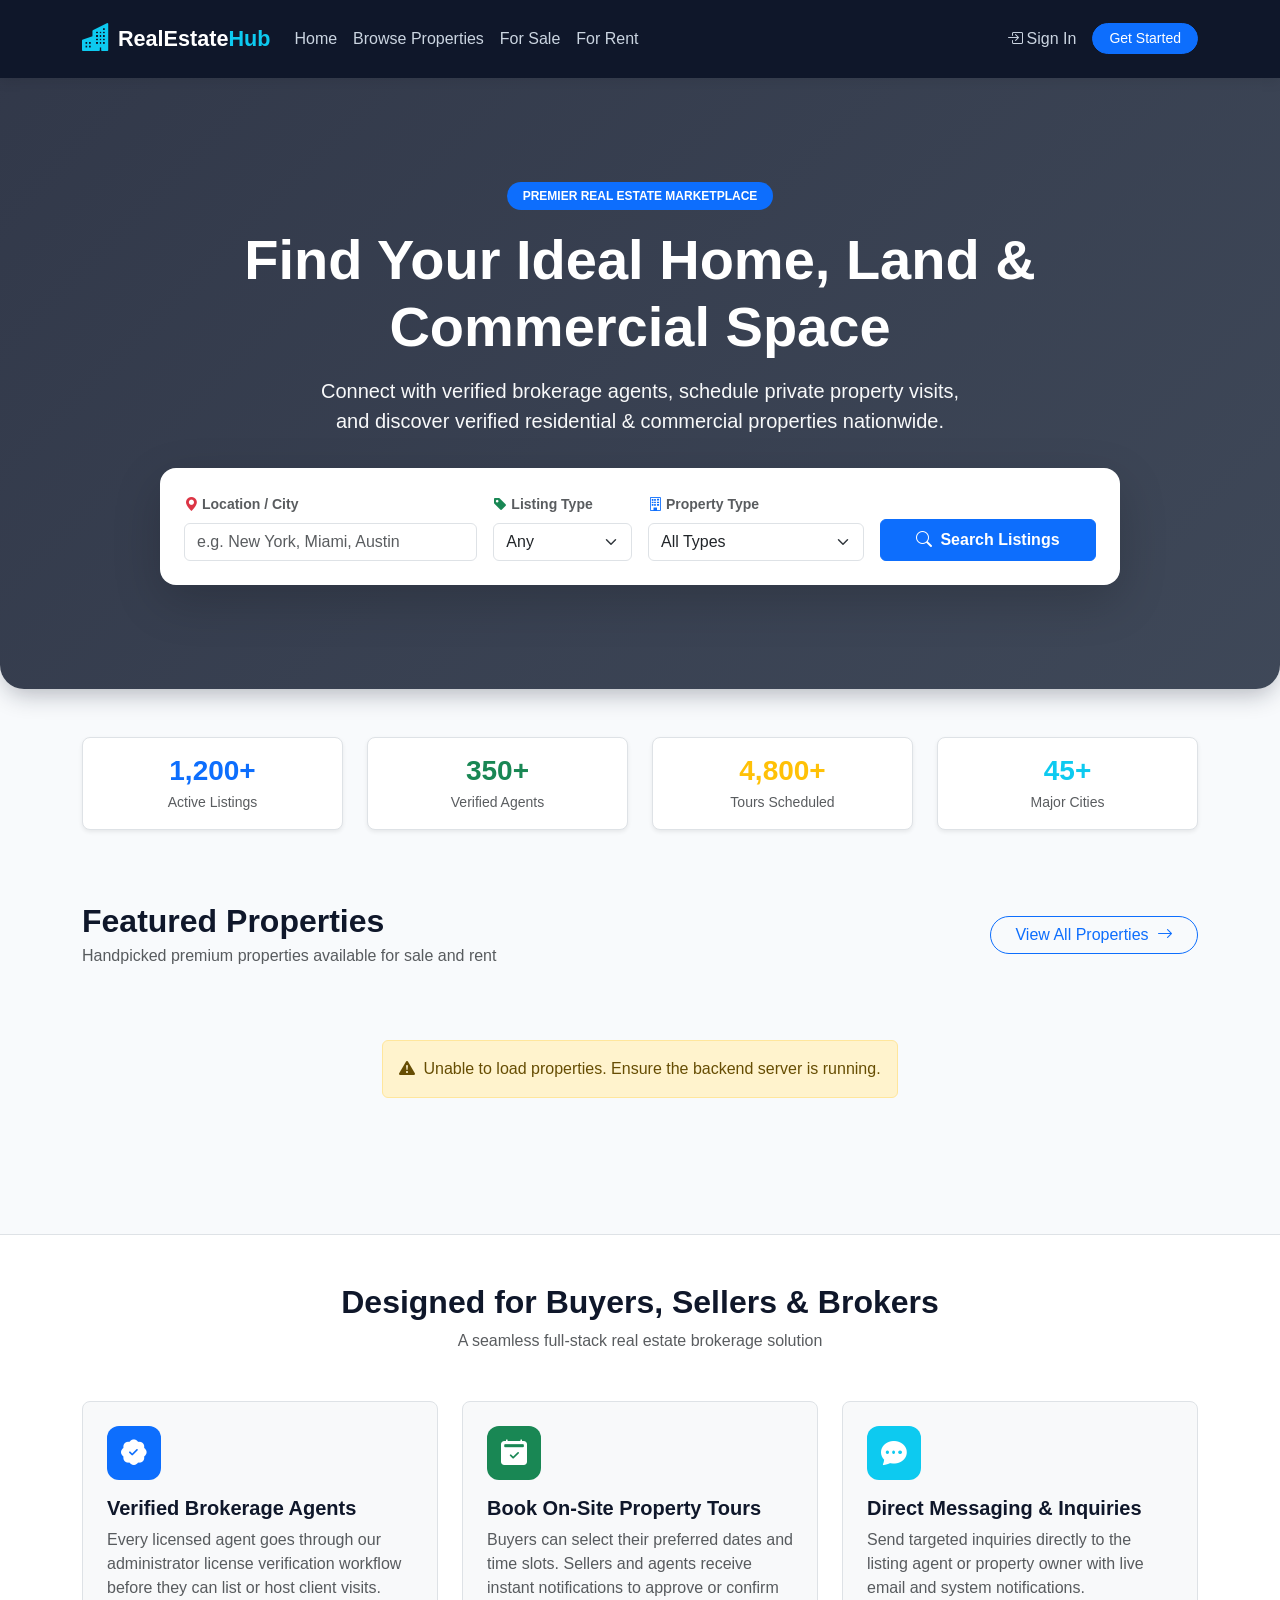
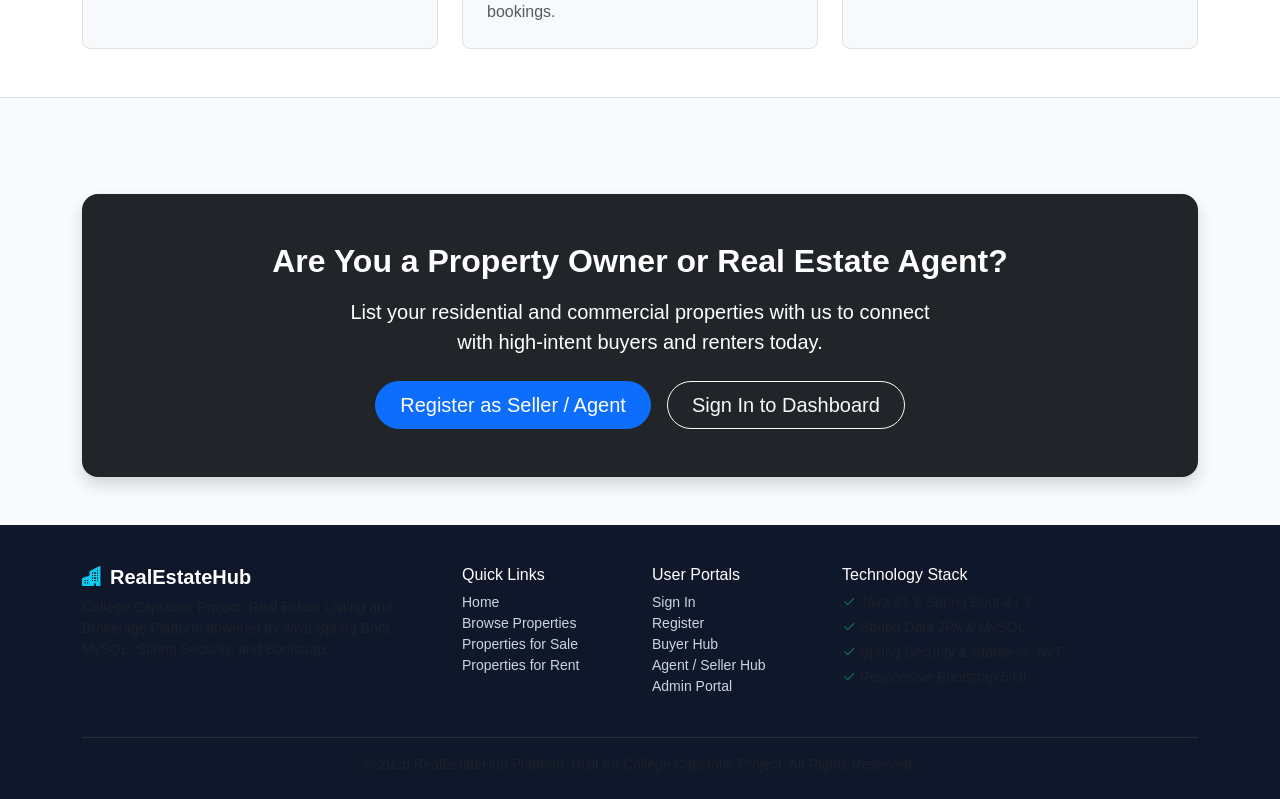
<file: frontend/index.html>
<!DOCTYPE html>
<html lang="en">
<head>
    <meta charset="UTF-8">
    <meta name="viewport" content="width=device-width, initial-scale=1.0">
    <title>RealEstateHub - Modern Real Estate Listing & Brokerage Platform</title>
    <!-- Bootstrap 5 CSS -->
    <link href="https://cdn.jsdelivr.net/npm/bootstrap@5.3.3/dist/css/bootstrap.min.css" rel="stylesheet">
    <!-- Bootstrap Icons -->
    <link href="https://cdn.jsdelivr.net/npm/bootstrap-icons@1.11.3/font/bootstrap-icons.min.css" rel="stylesheet">
    <!-- Custom CSS -->
    <link href="css/styles.css" rel="stylesheet">
</head>
<body>

    <!-- Dynamic Navbar -->
    <div id="navbarPlaceholder"></div>

    <!-- Hero Section -->
    <section class="hero-section text-center">
        <div class="container py-4">
            <span class="badge bg-primary px-3 py-2 rounded-pill text-uppercase mb-3 tracking-wide">Premier Real Estate Marketplace</span>
            <h1 class="display-4 fw-bold mb-3">Find Your Ideal Home, Land & Commercial Space</h1>
            <p class="lead text-light opacity-90 mx-auto" style="max-width: 650px;">
                Connect with verified brokerage agents, schedule private property visits, and discover verified residential & commercial properties nationwide.
            </p>

            <!-- Search Form Card -->
            <div class="hero-search-box text-start mx-auto shadow-lg" style="max-width: 960px;">
                <form id="heroSearchForm" class="row g-3 align-items-end">
                    <div class="col-md-4">
                        <label class="form-label fw-semibold small text-muted"><i class="bi bi-geo-alt-fill text-danger me-1"></i>Location / City</label>
                        <input type="text" class="form-control" id="searchCity" placeholder="e.g. New York, Miami, Austin">
                    </div>
                    <div class="col-md-2">
                        <label class="form-label fw-semibold small text-muted"><i class="bi bi-tag-fill text-success me-1"></i>Listing Type</label>
                        <select class="form-select" id="searchListingType">
                            <option value="">Any</option>
                            <option value="SALE">For Sale</option>
                            <option value="RENT">For Rent</option>
                        </select>
                    </div>
                    <div class="col-md-3">
                        <label class="form-label fw-semibold small text-muted"><i class="bi bi-building text-primary me-1"></i>Property Type</label>
                        <select class="form-select" id="searchPropertyType">
                            <option value="">All Types</option>
                            <option value="APARTMENT">Apartment / Condo</option>
                            <option value="HOUSE">Single Family House</option>
                            <option value="VILLA">Luxury Villa</option>
                            <option value="COMMERCIAL">Commercial Office</option>
                            <option value="PLOT">Land / Plot</option>
                        </select>
                    </div>
                    <div class="col-md-3">
                        <button type="submit" class="btn btn-primary w-100 py-2 fw-semibold">
                            <i class="bi bi-search me-2"></i>Search Listings
                        </button>
                    </div>
                </form>
            </div>
        </div>
    </section>

    <!-- Platform Stats Counter -->
    <div class="container my-5">
        <div class="row g-4 text-center">
            <div class="col-md-3 col-6">
                <div class="p-3 bg-white border rounded-3 shadow-sm">
                    <h3 class="fw-bold text-primary mb-1" id="statProperties">1,200+</h3>
                    <div class="text-muted small">Active Listings</div>
                </div>
            </div>
            <div class="col-md-3 col-6">
                <div class="p-3 bg-white border rounded-3 shadow-sm">
                    <h3 class="fw-bold text-success mb-1" id="statAgents">350+</h3>
                    <div class="text-muted small">Verified Agents</div>
                </div>
            </div>
            <div class="col-md-3 col-6">
                <div class="p-3 bg-white border rounded-3 shadow-sm">
                    <h3 class="fw-bold text-warning mb-1" id="statVisits">4,800+</h3>
                    <div class="text-muted small">Tours Scheduled</div>
                </div>
            </div>
            <div class="col-md-3 col-6">
                <div class="p-3 bg-white border rounded-3 shadow-sm">
                    <h3 class="fw-bold text-info mb-1" id="statCities">45+</h3>
                    <div class="text-muted small">Major Cities</div>
                </div>
            </div>
        </div>
    </div>

    <!-- Featured Properties Section -->
    <section class="py-4">
        <div class="container">
            <div class="d-flex justify-content-between align-items-center mb-4">
                <div>
                    <h2 class="fw-bold mb-1">Featured Properties</h2>
                    <p class="text-muted mb-0">Handpicked premium properties available for sale and rent</p>
                </div>
                <a href="properties.html" class="btn btn-outline-primary rounded-pill px-4">View All Properties <i class="bi bi-arrow-right ms-1"></i></a>
            </div>

            <div class="row g-4" id="featuredPropertiesContainer">
                <!-- Loaded via JS -->
                <div class="col-12 text-center py-5">
                    <div class="spinner-border text-primary" role="status"></div>
                    <div class="text-muted mt-2">Loading latest listings...</div>
                </div>
            </div>
        </div>
    </section>

    <!-- Why Choose Us / Features -->
    <section class="py-5 bg-white border-top border-bottom my-5">
        <div class="container">
            <div class="text-center mb-5">
                <h2 class="fw-bold">Designed for Buyers, Sellers & Brokers</h2>
                <p class="text-muted">A seamless full-stack real estate brokerage solution</p>
            </div>
            <div class="row g-4">
                <div class="col-md-4">
                    <div class="p-4 border rounded-3 h-100 bg-light">
                        <div class="stat-icon bg-primary text-white mb-3">
                            <i class="bi bi-patch-check-fill"></i>
                        </div>
                        <h5 class="fw-bold">Verified Brokerage Agents</h5>
                        <p class="text-muted mb-0">Every licensed agent goes through our administrator license verification workflow before they can list or host client visits.</p>
                    </div>
                </div>
                <div class="col-md-4">
                    <div class="p-4 border rounded-3 h-100 bg-light">
                        <div class="stat-icon bg-success text-white mb-3">
                            <i class="bi bi-calendar2-check-fill"></i>
                        </div>
                        <h5 class="fw-bold">Book On-Site Property Tours</h5>
                        <p class="text-muted mb-0">Buyers can select their preferred dates and time slots. Sellers and agents receive instant notifications to approve or confirm bookings.</p>
                    </div>
                </div>
                <div class="col-md-4">
                    <div class="p-4 border rounded-3 h-100 bg-light">
                        <div class="stat-icon bg-info text-white mb-3">
                            <i class="bi bi-chat-dots-fill"></i>
                        </div>
                        <h5 class="fw-bold">Direct Messaging & Inquiries</h5>
                        <p class="text-muted mb-0">Send targeted inquiries directly to the listing agent or property owner with live email and system notifications.</p>
                    </div>
                </div>
            </div>
        </div>
    </section>

    <!-- CTA Section -->
    <section class="container my-5 text-center">
        <div class="p-5 bg-dark text-white rounded-4 shadow">
            <h2 class="fw-bold mb-3">Are You a Property Owner or Real Estate Agent?</h2>
            <p class="lead opacity-80 mx-auto mb-4" style="max-width: 600px;">
                List your residential and commercial properties with us to connect with high-intent buyers and renters today.
            </p>
            <div class="d-flex justify-content-center gap-3">
                <a href="register.html" class="btn btn-primary btn-lg px-4 rounded-pill">Register as Seller / Agent</a>
                <a href="login.html" class="btn btn-outline-light btn-lg px-4 rounded-pill">Sign In to Dashboard</a>
            </div>
        </div>
    </section>

    <!-- Footer -->
    <footer>
        <div class="container">
            <div class="row g-4 mb-4">
                <div class="col-md-4">
                    <h5 class="text-white fw-bold"><i class="bi bi-buildings-fill text-info me-2"></i>RealEstateHub</h5>
                    <p class="small text-muted">College Capstone Project: Real Estate Listing and Brokerage Platform powered by Java Spring Boot, MySQL, Spring Security, and Bootstrap.</p>
                </div>
                <div class="col-md-2 col-6">
                    <h6 class="text-white">Quick Links</h6>
                    <ul class="list-unstyled small">
                        <li><a href="index.html">Home</a></li>
                        <li><a href="properties.html">Browse Properties</a></li>
                        <li><a href="properties.html?listingType=SALE">Properties for Sale</a></li>
                        <li><a href="properties.html?listingType=RENT">Properties for Rent</a></li>
                    </ul>
                </div>
                <div class="col-md-2 col-6">
                    <h6 class="text-white">User Portals</h6>
                    <ul class="list-unstyled small">
                        <li><a href="login.html">Sign In</a></li>
                        <li><a href="register.html">Register</a></li>
                        <li><a href="dashboard-buyer.html">Buyer Hub</a></li>
                        <li><a href="dashboard-seller.html">Agent / Seller Hub</a></li>
                        <li><a href="dashboard-admin.html">Admin Portal</a></li>
                    </ul>
                </div>
                <div class="col-md-4">
                    <h6 class="text-white">Technology Stack</h6>
                    <p class="small text-muted mb-1"><i class="bi bi-check2 text-success me-1"></i>Java 21 & Spring Boot 4 / 3</p>
                    <p class="small text-muted mb-1"><i class="bi bi-check2 text-success me-1"></i>Spring Data JPA & MySQL</p>
                    <p class="small text-muted mb-1"><i class="bi bi-check2 text-success me-1"></i>Spring Security & Stateless JWT</p>
                    <p class="small text-muted"><i class="bi bi-check2 text-success me-1"></i>Responsive Bootstrap 5 UI</p>
                </div>
            </div>
            <hr class="border-secondary my-3">
            <div class="text-center small text-muted">
                &copy; 2026 RealEstateHub Platform. Built for College Capstone Project. All Rights Reserved.
            </div>
        </div>
    </footer>

    <!-- Bootstrap 5 JS Bundle -->
    <script src="https://cdn.jsdelivr.net/npm/bootstrap@5.3.3/dist/js/bootstrap.bundle.min.js"></script>
    <!-- App Scripts -->
    <script src="js/api.js"></script>
    <script src="js/auth.js"></script>
    <script src="js/main.js"></script>
</body>
</html>
</file>
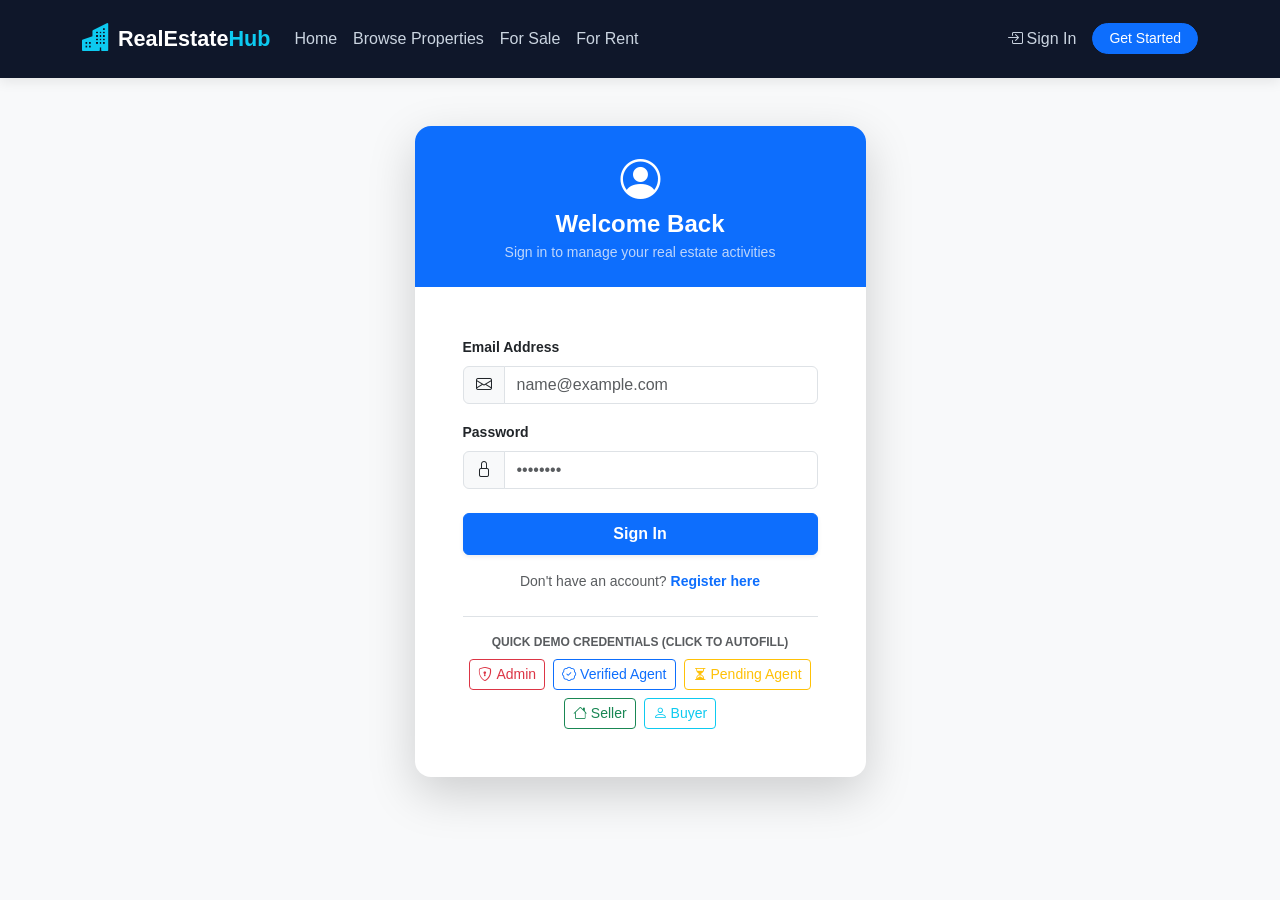
<file: frontend/dashboard-admin.html>
<!DOCTYPE html>
<html lang="en">
<head>
    <meta charset="UTF-8">
    <meta name="viewport" content="width=device-width, initial-scale=1.0">
    <title>Administrator Console - RealEstateHub</title>
    <!-- Bootstrap 5 CSS -->
    <link href="https://cdn.jsdelivr.net/npm/bootstrap@5.3.3/dist/css/bootstrap.min.css" rel="stylesheet">
    <!-- Bootstrap Icons -->
    <link href="https://cdn.jsdelivr.net/npm/bootstrap-icons@1.11.3/font/bootstrap-icons.min.css" rel="stylesheet">
    <!-- Custom CSS -->
    <link href="css/styles.css" rel="stylesheet">
</head>
<body class="bg-light">

    <!-- Dynamic Navbar -->
    <div id="navbarPlaceholder"></div>

    <!-- Header Banner -->
    <div class="bg-dark text-white py-4 mb-4">
        <div class="container">
            <div class="d-flex justify-content-between align-items-center flex-wrap gap-2">
                <div>
                    <h3 class="fw-bold mb-1"><i class="bi bi-shield-lock text-warning me-2"></i>Platform Administration</h3>
                    <p class="text-light opacity-75 mb-0">System metrics, broker license verification, user oversight, and listing control.</p>
                </div>
                <div class="d-flex gap-2">
                    <span class="badge bg-danger fs-6 px-3 py-2"><i class="bi bi-shield-fill-check me-1"></i>SUPER ADMIN</span>
                </div>
            </div>
        </div>
    </div>

    <!-- Main Container -->
    <div class="container mb-5">
        <!-- Overview Metrics Cards -->
        <div class="row g-3 mb-4">
            <div class="col-lg-3 col-sm-6">
                <div class="stat-card">
                    <div class="stat-icon bg-primary bg-opacity-10 text-primary">
                        <i class="bi bi-people-fill"></i>
                    </div>
                    <div>
                        <h4 class="fw-bold mb-0" id="adminStatUsers">0</h4>
                        <div class="text-muted small">Total Registered Users</div>
                    </div>
                </div>
            </div>
            <div class="col-lg-3 col-sm-6">
                <div class="stat-card">
                    <div class="stat-icon bg-warning bg-opacity-10 text-warning">
                        <i class="bi bi-patch-question-fill"></i>
                    </div>
                    <div>
                        <h4 class="fw-bold mb-0" id="adminStatPendingAgents">0</h4>
                        <div class="text-muted small">Pending Agent Licenses</div>
                    </div>
                </div>
            </div>
            <div class="col-lg-3 col-sm-6">
                <div class="stat-card">
                    <div class="stat-icon bg-success bg-opacity-10 text-success">
                        <i class="bi bi-buildings"></i>
                    </div>
                    <div>
                        <h4 class="fw-bold mb-0" id="adminStatProperties">0</h4>
                        <div class="text-muted small">Published Properties</div>
                    </div>
                </div>
            </div>
            <div class="col-lg-3 col-sm-6">
                <div class="stat-card">
                    <div class="stat-icon bg-info bg-opacity-10 text-info">
                        <i class="bi bi-calendar2-range-fill"></i>
                    </div>
                    <div>
                        <h4 class="fw-bold mb-0" id="adminStatVisits">0</h4>
                        <div class="text-muted small">Tours Scheduled</div>
                    </div>
                </div>
            </div>
        </div>

        <!-- Navigation Tabs -->
        <ul class="nav nav-pills mb-4 bg-white p-2 rounded-3 border shadow-sm" id="adminTabs" role="tablist">
            <li class="nav-item" role="presentation">
                <button class="nav-link active fw-semibold" id="tab-verify-btn" data-bs-toggle="pill" data-bs-target="#tabAgentVerification" type="button" role="tab">
                    <i class="bi bi-patch-check me-1"></i>Agent Verification Center
                    <span class="badge bg-danger ms-1" id="agentBadgeCount">0</span>
                </button>
            </li>
            <li class="nav-item" role="presentation">
                <button class="nav-link fw-semibold" id="tab-users-btn" data-bs-toggle="pill" data-bs-target="#tabUsers" type="button" role="tab">
                    <i class="bi bi-person-lines-fill me-1"></i>User Management
                </button>
            </li>
            <li class="nav-item" role="presentation">
                <button class="nav-link fw-semibold" id="tab-props-btn" data-bs-toggle="pill" data-bs-target="#tabAllProps" type="button" role="tab">
                    <i class="bi bi-building-gear me-1"></i>Listings Oversight
                </button>
            </li>
        </ul>

        <!-- Tab Content -->
        <div class="tab-content" id="adminTabContent">
            <!-- 1. Agent Verification Center -->
            <div class="tab-pane fade show active" id="tabAgentVerification" role="tabpanel">
                <div class="card border shadow-sm">
                    <div class="card-header bg-white py-3 d-flex justify-content-between align-items-center">
                        <span class="fw-bold"><i class="bi bi-shield-check me-2 text-warning"></i>Broker & Agent License Verification Applications</span>
                        <button class="btn btn-outline-secondary btn-sm" onclick="loadPendingAgents()"><i class="bi bi-arrow-clockwise me-1"></i>Refresh</button>
                    </div>
                    <div class="table-responsive">
                        <table class="table table-hover align-middle mb-0">
                            <thead class="table-light small">
                                <tr>
                                    <th>Agent Name</th>
                                    <th>Email & Phone</th>
                                    <th>Agency / Brokerage</th>
                                    <th>License Number</th>
                                    <th>Status</th>
                                    <th>Actions</th>
                                </tr>
                            </thead>
                            <tbody id="agentVerificationTableBody">
                                <tr>
                                    <td colspan="6" class="text-center py-4 text-muted">Checking agent applications...</td>
                                </tr>
                            </tbody>
                        </table>
                    </div>
                </div>
            </div>

            <!-- 2. User Management -->
            <div class="tab-pane fade" id="tabUsers" role="tabpanel">
                <div class="card border shadow-sm">
                    <div class="card-header bg-white py-3 fw-bold">
                        <i class="bi bi-people me-2 text-primary"></i>All Platform Accounts
                    </div>
                    <div class="table-responsive">
                        <table class="table table-hover align-middle mb-0">
                            <thead class="table-light small">
                                <tr>
                                    <th>ID</th>
                                    <th>Name</th>
                                    <th>Email</th>
                                    <th>Phone</th>
                                    <th>Role</th>
                                    <th>Registered Date</th>
                                    <th>Action</th>
                                </tr>
                            </thead>
                            <tbody id="usersTableBody">
                                <tr>
                                    <td colspan="7" class="text-center py-4 text-muted">Loading users...</td>
                                </tr>
                            </tbody>
                        </table>
                    </div>
                </div>
            </div>

            <!-- 3. Listings Oversight -->
            <div class="tab-pane fade" id="tabAllProps" role="tabpanel">
                <div class="card border shadow-sm">
                    <div class="card-header bg-white py-3 fw-bold">
                        <i class="bi bi-buildings me-2 text-primary"></i>All Property Listings
                    </div>
                    <div class="table-responsive">
                        <table class="table table-hover align-middle mb-0">
                            <thead class="table-light small">
                                <tr>
                                    <th>Property</th>
                                    <th>Location</th>
                                    <th>Type</th>
                                    <th>Price</th>
                                    <th>Status</th>
                                    <th>Owner / Agent</th>
                                    <th>Action</th>
                                </tr>
                            </thead>
                            <tbody id="adminPropertiesTableBody">
                                <tr>
                                    <td colspan="7" class="text-center py-4 text-muted">Loading listings...</td>
                                </tr>
                            </tbody>
                        </table>
                    </div>
                </div>
            </div>
        </div>
    </div>

    <!-- Footer -->
    <footer>
        <div class="container text-center small text-muted">
            &copy; 2026 RealEstateHub. Super Administrator Portal.
        </div>
    </footer>

    <!-- Bootstrap 5 JS Bundle -->
    <script src="https://cdn.jsdelivr.net/npm/bootstrap@5.3.3/dist/js/bootstrap.bundle.min.js"></script>
    <!-- App Scripts -->
    <script src="js/api.js"></script>
    <script src="js/auth.js"></script>
    <script>
        const adminUser = requireAuth(['ROLE_ADMIN']);

        document.addEventListener('DOMContentLoaded', () => {
            if (adminUser) {
                loadAdminStats();
                loadPendingAgents();
                loadAllUsers();
                loadAdminProperties();
            }
        });

        async function loadAdminStats() {
            try {
                const stats = await apiFetch('/api/admin/stats');
                document.getElementById('adminStatUsers').textContent = stats.totalUsers || 0;
                document.getElementById('adminStatPendingAgents').textContent = stats.pendingAgentVerifications || 0;
                document.getElementById('agentBadgeCount').textContent = stats.pendingAgentVerifications || 0;
                document.getElementById('adminStatProperties').textContent = stats.totalProperties || 0;
                document.getElementById('adminStatVisits').textContent = stats.totalVisits || 0;
            } catch (err) {
                console.error(err);
            }
        }

        // 1. Agent Verification
        async function loadPendingAgents() {
            const tbody = document.getElementById('agentVerificationTableBody');
            try {
                const pending = await apiFetch('/api/admin/agents/pending');
                const badge = document.getElementById('agentBadgeCount');
                if (badge) badge.textContent = pending.length;

                if (!pending || pending.length === 0) {
                    tbody.innerHTML = `<tr><td colspan="6" class="text-center py-4 text-muted"><i class="bi bi-check-circle text-success me-1"></i>All submitted broker licenses have been reviewed!</td></tr>`;
                    return;
                }

                tbody.innerHTML = pending.map(a => `
                    <tr>
                        <td class="fw-bold">${a.name}</td>
                        <td>
                            <div>${a.email}</div>
                            <div class="small text-muted">${a.phone || 'N/A'}</div>
                        </td>
                        <td>${a.agencyName || 'Independent Broker'}</td>
                        <td><span class="badge bg-light text-dark border font-monospace">${a.licenseNumber || 'PENDING'}</span></td>
                        <td><span class="badge-pending"><i class="bi bi-clock-history"></i> Verification Pending</span></td>
                        <td>
                            <div class="d-flex gap-2">
                                <button class="btn btn-success btn-sm py-1" onclick="verifyAgentLicense(${a.id}, true)">
                                    <i class="bi bi-check-lg me-1"></i>Approve
                                </button>
                                <button class="btn btn-outline-danger btn-sm py-1" onclick="verifyAgentLicense(${a.id}, false)">
                                    <i class="bi bi-x-lg me-1"></i>Reject
                                </button>
                            </div>
                        </td>
                    </tr>
                `).join('');
            } catch (err) {
                tbody.innerHTML = `<tr><td colspan="6" class="text-danger text-center">${err.message}</td></tr>`;
            }
        }

        async function verifyAgentLicense(agentId, isApproved) {
            const promptMsg = isApproved
                ? 'Approve this agent license? The agent will immediately receive listing permissions.'
                : 'Reject this agent application?';
            if (!confirm(promptMsg)) return;

            try {
                await apiFetch(`/api/admin/agents/${agentId}/verify`, {
                    method: 'POST',
                    body: JSON.stringify({ verified: isApproved })
                });

                showToast(isApproved ? 'Agent license approved!' : 'Agent license rejected', isApproved ? 'success' : 'info');
                loadPendingAgents();
                loadAdminStats();
            } catch (err) {
                showToast(err.message, 'danger');
            }
        }

        // 2. Users
        async function loadAllUsers() {
            const tbody = document.getElementById('usersTableBody');
            try {
                const users = await apiFetch('/api/admin/users');

                tbody.innerHTML = users.map(u => {
                    const roleColor = u.role === 'ROLE_ADMIN' ? 'bg-danger' :
                                      u.role === 'ROLE_AGENT' ? 'bg-info' :
                                      u.role === 'ROLE_SELLER' ? 'bg-success' : 'bg-primary';

                    return `
                        <tr>
                            <td class="text-muted small">${u.id}</td>
                            <td class="fw-bold">${u.name}</td>
                            <td>${u.email}</td>
                            <td class="small text-muted">${u.phone || '--'}</td>
                            <td><span class="badge ${roleColor}">${u.role.replace('ROLE_', '')}</span></td>
                            <td class="small text-muted">${formatDate(u.createdAt)}</td>
                            <td>
                                ${u.role !== 'ROLE_ADMIN' ? `
                                    <button class="btn btn-outline-danger btn-sm py-0" onclick="deleteUserAccount(${u.id})">
                                        <i class="bi bi-trash"></i>
                                    </button>
                                ` : '<span class="small text-muted">Admin</span>'}
                            </td>
                        </tr>
                    `;
                }).join('');
            } catch (err) {
                tbody.innerHTML = `<tr><td colspan="7" class="text-danger text-center">${err.message}</td></tr>`;
            }
        }

        async function deleteUserAccount(userId) {
            if (!confirm('Are you sure you want to permanently delete this user account?')) return;
            try {
                await apiFetch(`/api/admin/users/${userId}`, { method: 'DELETE' });
                showToast('User account deleted', 'info');
                loadAllUsers();
                loadAdminStats();
            } catch (err) {
                showToast(err.message, 'danger');
            }
        }

        // 3. Properties
        async function loadAdminProperties() {
            const tbody = document.getElementById('adminPropertiesTableBody');
            try {
                const properties = await apiFetch('/api/admin/properties');

                tbody.innerHTML = properties.map(p => `
                    <tr>
                        <td>
                            <a href="property-details.html?id=${p.id}" class="fw-bold text-dark text-decoration-none">${p.title}</a>
                        </td>
                        <td>${p.city}${p.state ? ', ' + p.state : ''}</td>
                        <td><span class="badge bg-light text-dark border">${p.propertyType} (${p.listingType})</span></td>
                        <td class="fw-bold">${formatCurrency(p.price, p.listingType)}</td>
                        <td><span class="badge badge-status-${p.status.toLowerCase()}">${p.status}</span></td>
                        <td class="small">${p.owner ? p.owner.name : 'Unknown'}</td>
                        <td>
                            <div class="d-flex gap-2">
                                <a href="property-details.html?id=${p.id}" class="btn btn-outline-primary btn-sm py-0"><i class="bi bi-eye"></i></a>
                                <button class="btn btn-outline-danger btn-sm py-0" onclick="deleteListingAdmin(${p.id})"><i class="bi bi-trash"></i></button>
                            </div>
                        </td>
                    </tr>
                `).join('');
            } catch (err) {
                tbody.innerHTML = `<tr><td colspan="7" class="text-danger text-center">${err.message}</td></tr>`;
            }
        }

        async function deleteListingAdmin(id) {
            if (!confirm('Delete this listing as administrator?')) return;
            try {
                await apiFetch(`/api/properties/${id}`, { method: 'DELETE' });
                showToast('Listing removed', 'info');
                loadAdminProperties();
                loadAdminStats();
            } catch (err) {
                showToast(err.message, 'danger');
            }
        }
    </script>
</body>
</html>
</file>
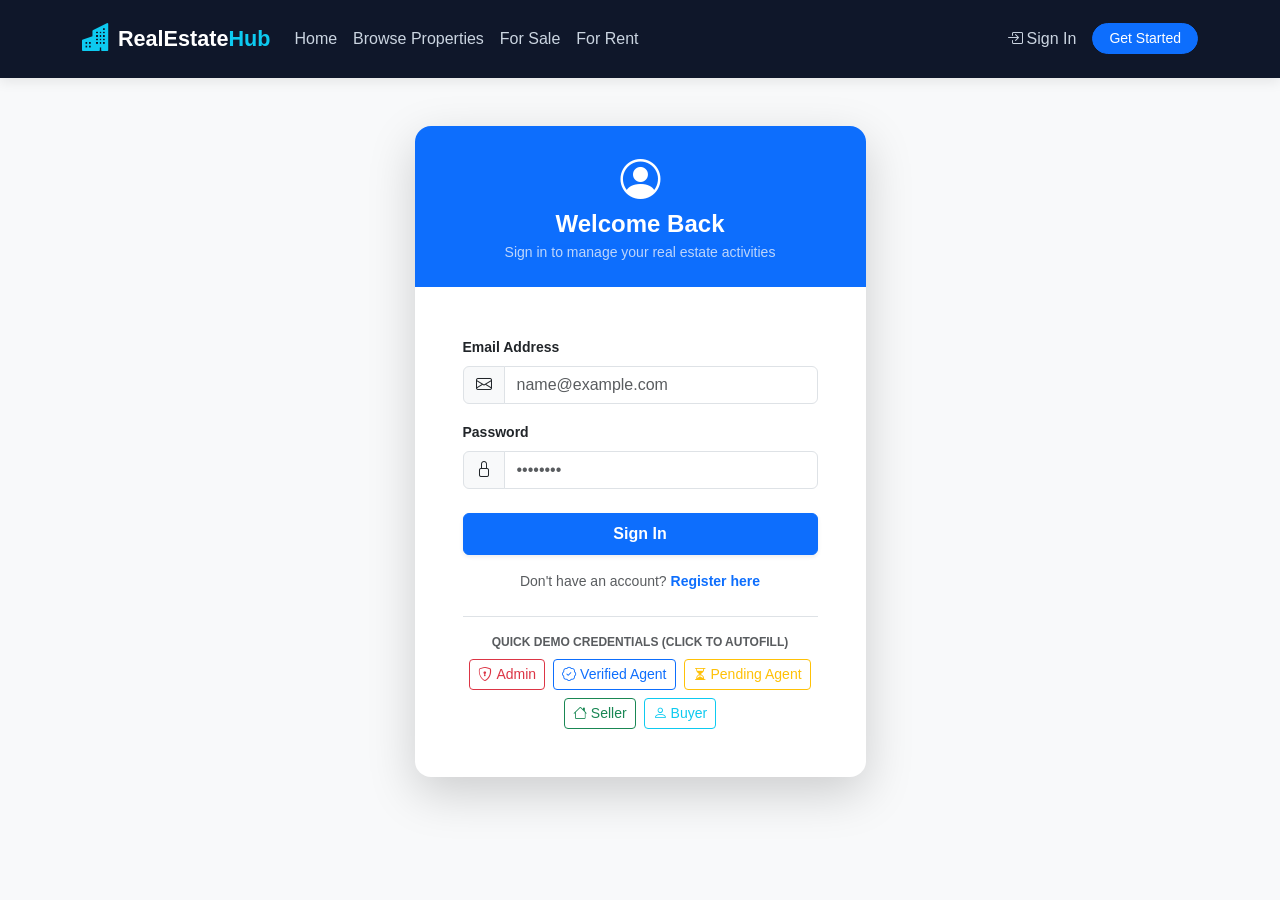
<file: frontend/dashboard-buyer.html>
<!DOCTYPE html>
<html lang="en">
<head>
    <meta charset="UTF-8">
    <meta name="viewport" content="width=device-width, initial-scale=1.0">
    <title>Buyer Dashboard - RealEstateHub</title>
    <!-- Bootstrap 5 CSS -->
    <link href="https://cdn.jsdelivr.net/npm/bootstrap@5.3.3/dist/css/bootstrap.min.css" rel="stylesheet">
    <!-- Bootstrap Icons -->
    <link href="https://cdn.jsdelivr.net/npm/bootstrap-icons@1.11.3/font/bootstrap-icons.min.css" rel="stylesheet">
    <!-- Custom CSS -->
    <link href="css/styles.css" rel="stylesheet">
</head>
<body class="bg-light">

    <!-- Dynamic Navbar -->
    <div id="navbarPlaceholder"></div>

    <!-- Header Banner -->
    <div class="bg-dark text-white py-4 mb-4">
        <div class="container">
            <div class="d-flex justify-content-between align-items-center flex-wrap gap-2">
                <div>
                    <h3 class="fw-bold mb-1">Buyer Portal</h3>
                    <p class="text-light opacity-75 mb-0">Manage your favorite properties, visit schedules, and inquiries.</p>
                </div>
                <div class="d-flex gap-2">
                    <a href="properties.html" class="btn btn-primary btn-sm"><i class="bi bi-search me-1"></i>Browse Properties</a>
                </div>
            </div>
        </div>
    </div>

    <!-- Main Container -->
    <div class="container mb-5">
        <!-- Quick Stats Cards -->
        <div class="row g-3 mb-4">
            <div class="col-md-3 col-6">
                <div class="stat-card">
                    <div class="stat-icon bg-danger bg-opacity-10 text-danger">
                        <i class="bi bi-heart-fill"></i>
                    </div>
                    <div>
                        <h4 class="fw-bold mb-0" id="buyerStatFavorites">0</h4>
                        <div class="text-muted small">Saved Favorites</div>
                    </div>
                </div>
            </div>
            <div class="col-md-3 col-6">
                <div class="stat-card">
                    <div class="stat-icon bg-primary bg-opacity-10 text-primary">
                        <i class="bi bi-calendar2-check-fill"></i>
                    </div>
                    <div>
                        <h4 class="fw-bold mb-0" id="buyerStatVisits">0</h4>
                        <div class="text-muted small">Scheduled Visits</div>
                    </div>
                </div>
            </div>
            <div class="col-md-3 col-6">
                <div class="stat-card">
                    <div class="stat-icon bg-info bg-opacity-10 text-info">
                        <i class="bi bi-envelope-paper-fill"></i>
                    </div>
                    <div>
                        <h4 class="fw-bold mb-0" id="buyerStatInquiries">0</h4>
                        <div class="text-muted small">Inquiries Sent</div>
                    </div>
                </div>
            </div>
            <div class="col-md-3 col-6">
                <div class="stat-card">
                    <div class="stat-icon bg-warning bg-opacity-10 text-warning">
                        <i class="bi bi-bell-fill"></i>
                    </div>
                    <div>
                        <h4 class="fw-bold mb-0" id="buyerStatNotifs">0</h4>
                        <div class="text-muted small">Notifications</div>
                    </div>
                </div>
            </div>
        </div>

        <!-- Navigation Tabs -->
        <ul class="nav nav-pills mb-4 bg-white p-2 rounded-3 border shadow-sm" id="buyerTabs" role="tablist">
            <li class="nav-item" role="presentation">
                <button class="nav-link active fw-semibold" id="favorites-tab" data-bs-toggle="pill" data-bs-target="#tabFavorites" type="button" role="tab">
                    <i class="bi bi-heart me-1"></i>Saved Properties
                </button>
            </li>
            <li class="nav-item" role="presentation">
                <button class="nav-link fw-semibold" id="visits-tab" data-bs-toggle="pill" data-bs-target="#tabVisits" type="button" role="tab">
                    <i class="bi bi-calendar2-check me-1"></i>My Scheduled Visits
                </button>
            </li>
            <li class="nav-item" role="presentation">
                <button class="nav-link fw-semibold" id="inquiries-tab" data-bs-toggle="pill" data-bs-target="#tabInquiries" type="button" role="tab">
                    <i class="bi bi-chat-dots me-1"></i>My Inquiries
                </button>
            </li>
            <li class="nav-item" role="presentation">
                <button class="nav-link fw-semibold" id="notifs-tab" data-bs-toggle="pill" data-bs-target="#tabNotifs" type="button" role="tab">
                    <i class="bi bi-bell me-1"></i>Notifications
                </button>
            </li>
        </ul>

        <!-- Tab Content -->
        <div class="tab-content" id="buyerTabContent">
            <!-- 1. Favorites Tab -->
            <div class="tab-pane fade show active" id="tabFavorites" role="tabpanel">
                <div class="row g-4" id="buyerFavoritesGrid">
                    <!-- Dynamic Favorites Cards -->
                    <div class="col-12 text-center py-5">
                        <div class="spinner-border text-primary" role="status"></div>
                    </div>
                </div>
            </div>

            <!-- 2. Visits Tab -->
            <div class="tab-pane fade" id="tabVisits" role="tabpanel">
                <div class="card border shadow-sm">
                    <div class="card-header bg-white py-3 fw-bold">
                        <i class="bi bi-calendar-event me-2 text-primary"></i>My Scheduled Property Tours
                    </div>
                    <div class="table-responsive">
                        <table class="table table-hover align-middle mb-0">
                            <thead class="table-light small">
                                <tr>
                                    <th>Property</th>
                                    <th>Location</th>
                                    <th>Date & Time Slot</th>
                                    <th>Host / Broker</th>
                                    <th>Status</th>
                                    <th>Actions</th>
                                </tr>
                            </thead>
                            <tbody id="buyerVisitsTableBody">
                                <tr>
                                    <td colspan="6" class="text-center py-4 text-muted">Loading scheduled visits...</td>
                                </tr>
                            </tbody>
                        </table>
                    </div>
                </div>
            </div>

            <!-- 3. Inquiries Tab -->
            <div class="tab-pane fade" id="tabInquiries" role="tabpanel">
                <div class="card border shadow-sm">
                    <div class="card-header bg-white py-3 fw-bold">
                        <i class="bi bi-envelope me-2 text-primary"></i>My Inquiries Sent to Sellers & Agents
                    </div>
                    <div class="table-responsive">
                        <table class="table table-hover align-middle mb-0">
                            <thead class="table-light small">
                                <tr>
                                    <th>Property</th>
                                    <th>Recipient</th>
                                    <th>Subject & Message</th>
                                    <th>Date</th>
                                    <th>Status</th>
                                </tr>
                            </thead>
                            <tbody id="buyerInquiriesTableBody">
                                <tr>
                                    <td colspan="5" class="text-center py-4 text-muted">Loading inquiries...</td>
                                </tr>
                            </tbody>
                        </table>
                    </div>
                </div>
            </div>

            <!-- 4. Notifications Tab -->
            <div class="tab-pane fade" id="tabNotifs" role="tabpanel">
                <div class="card border shadow-sm">
                    <div class="card-header bg-white py-3 d-flex justify-content-between align-items-center">
                        <span class="fw-bold"><i class="bi bi-bell me-2 text-primary"></i>System Notifications</span>
                        <button class="btn btn-outline-primary btn-sm" onclick="markAllNotificationsRead()"><i class="bi bi-check2-all me-1"></i>Mark All Read</button>
                    </div>
                    <div class="list-group list-group-flush" id="buyerNotifsList">
                        <!-- Loaded dynamically -->
                    </div>
                </div>
            </div>
        </div>
    </div>

    <!-- Footer -->
    <footer>
        <div class="container text-center small text-muted">
            &copy; 2026 RealEstateHub. All rights reserved.
        </div>
    </footer>

    <!-- Bootstrap 5 JS Bundle -->
    <script src="https://cdn.jsdelivr.net/npm/bootstrap@5.3.3/dist/js/bootstrap.bundle.min.js"></script>
    <!-- App Scripts -->
    <script src="js/api.js"></script>
    <script src="js/auth.js"></script>
    <script>
        const currentUser = requireAuth(['ROLE_BUYER', 'ROLE_ADMIN']);

        document.addEventListener('DOMContentLoaded', () => {
            if (currentUser) {
                loadBuyerFavorites();
                loadBuyerVisits();
                loadBuyerInquiries();
                loadBuyerNotifications();
            }
        });

        // 1. Favorites
        async function loadBuyerFavorites() {
            const grid = document.getElementById('buyerFavoritesGrid');
            try {
                const favorites = await apiFetch('/api/favorites');
                document.getElementById('buyerStatFavorites').textContent = favorites.length;

                if (!favorites || favorites.length === 0) {
                    grid.innerHTML = `
                        <div class="col-12 text-center py-5">
                            <div class="p-5 bg-white border rounded-3">
                                <i class="bi bi-heart fs-1 text-muted"></i>
                                <h5 class="fw-bold mt-3">No Saved Properties Yet</h5>
                                <p class="text-muted small">Explore listings and click the heart icon to save favorites.</p>
                                <a href="properties.html" class="btn btn-primary btn-sm">Browse Catalog</a>
                            </div>
                        </div>
                    `;
                    return;
                }

                grid.innerHTML = favorites.map(p => `
                    <div class="col-md-6 col-lg-4" id="fav-card-${p.id}">
                        <div class="property-card shadow-sm">
                            <div class="property-image-container">
                                <img src="${p.imageUrl || 'https://images.unsplash.com/photo-1600585154340-be6161a56a0c?auto=format&fit=crop&w=800&q=80'}" alt="${p.title}">
                                <span class="property-badge-type ${p.listingType === 'SALE' ? 'property-badge-sale' : 'property-badge-rent'}">
                                    ${p.listingType === 'SALE' ? 'For Sale' : 'For Rent'}
                                </span>
                            </div>
                            <div class="property-card-body">
                                <div class="property-price mb-1">${formatCurrency(p.price, p.listingType)}</div>
                                <h6 class="fw-bold text-truncate">${p.title}</h6>
                                <p class="text-muted small mb-2"><i class="bi bi-geo-alt me-1 text-danger"></i>${p.city}</p>
                                <div class="d-flex gap-2 mt-auto">
                                    <a href="property-details.html?id=${p.id}" class="btn btn-outline-primary btn-sm flex-fill">View Details</a>
                                    <button class="btn btn-outline-danger btn-sm" onclick="removeFavoriteItem(${p.id})"><i class="bi bi-trash"></i></button>
                                </div>
                            </div>
                        </div>
                    </div>
                `).join('');

            } catch (err) {
                grid.innerHTML = `<div class="col-12 alert alert-danger">${err.message}</div>`;
            }
        }

        async function removeFavoriteItem(propId) {
            try {
                await apiFetch(`/api/favorites/${propId}`, { method: 'DELETE' });
                showToast('Removed from favorites', 'info');
                const card = document.getElementById(`fav-card-${propId}`);
                if (card) card.remove();
                loadBuyerFavorites();
            } catch (err) {
                showToast(err.message, 'danger');
            }
        }

        // 2. Visits
        async function loadBuyerVisits() {
            const tbody = document.getElementById('buyerVisitsTableBody');
            try {
                const visits = await apiFetch('/api/visits/my');
                document.getElementById('buyerStatVisits').textContent = visits.length;

                if (!visits || visits.length === 0) {
                    tbody.innerHTML = `<tr><td colspan="6" class="text-center py-4 text-muted">No scheduled visits. Click "Schedule a Visit" on any property.</td></tr>`;
                    return;
                }

                tbody.innerHTML = visits.map(v => {
                    const statusClass = `badge-status-${v.status.toLowerCase()}`;
                    const canCancel = v.status === 'PENDING' || v.status === 'APPROVED';

                    return `
                        <tr>
                            <td>
                                <a href="property-details.html?id=${v.propertyId}" class="fw-bold text-dark text-decoration-none">${v.propertyTitle || 'Property #' + v.propertyId}</a>
                            </td>
                            <td><i class="bi bi-geo-alt text-muted me-1"></i>${v.propertyCity || 'N/A'}</td>
                            <td>
                                <div class="fw-semibold">${formatDate(v.visitDate)}</div>
                                <div class="small text-muted">${v.timeSlot}</div>
                            </td>
                            <td>${v.host ? v.host.name : 'Owner / Broker'}</td>
                            <td><span class="badge ${statusClass}">${v.status}</span></td>
                            <td>
                                ${canCancel ? `<button class="btn btn-outline-danger btn-sm py-0" onclick="cancelVisit(${v.id})">Cancel</button>` : '<span class="text-muted small">--</span>'}
                            </td>
                        </tr>
                    `;
                }).join('');
            } catch (err) {
                tbody.innerHTML = `<tr><td colspan="6" class="text-danger text-center">${err.message}</td></tr>`;
            }
        }

        async function cancelVisit(visitId) {
            if (!confirm('Are you sure you want to cancel this scheduled visit?')) return;
            try {
                await apiFetch(`/api/visits/${visitId}/status?status=CANCELLED`, { method: 'PATCH' });
                showToast('Visit cancelled', 'info');
                loadBuyerVisits();
            } catch (err) {
                showToast(err.message, 'danger');
            }
        }

        // 3. Inquiries
        async function loadBuyerInquiries() {
            const tbody = document.getElementById('buyerInquiriesTableBody');
            try {
                const inquiries = await apiFetch('/api/inquiries/sent');
                document.getElementById('buyerStatInquiries').textContent = inquiries.length;

                if (!inquiries || inquiries.length === 0) {
                    tbody.innerHTML = `<tr><td colspan="5" class="text-center py-4 text-muted">You haven't sent any property inquiries yet.</td></tr>`;
                    return;
                }

                tbody.innerHTML = inquiries.map(inq => `
                    <tr>
                        <td>
                            <a href="property-details.html?id=${inq.propertyId}" class="fw-bold text-dark text-decoration-none">${inq.propertyTitle || 'Property #' + inq.propertyId}</a>
                        </td>
                        <td>${inq.receiver ? inq.receiver.name : 'Listing Agent'}</td>
                        <td>
                            <div class="fw-semibold">${inq.subject}</div>
                            <div class="text-muted small text-truncate" style="max-width:320px;">${inq.message}</div>
                        </td>
                        <td class="small text-muted">${formatDate(inq.createdAt)}</td>
                        <td><span class="badge bg-secondary">${inq.status}</span></td>
                    </tr>
                `).join('');
            } catch (err) {
                tbody.innerHTML = `<tr><td colspan="5" class="text-danger text-center">${err.message}</td></tr>`;
            }
        }

        // 4. Notifications
        async function loadBuyerNotifications() {
            const list = document.getElementById('buyerNotifsList');
            try {
                const notifs = await apiFetch('/api/notifications');
                document.getElementById('buyerStatNotifs').textContent = notifs.length;

                if (!notifs || notifs.length === 0) {
                    list.innerHTML = `<div class="p-4 text-center text-muted">No notifications yet.</div>`;
                    return;
                }

                list.innerHTML = notifs.map(n => `
                    <div class="list-group-item list-group-item-action d-flex justify-content-between align-items-center ${n.read ? '' : 'bg-light'}">
                        <div>
                            <div class="d-flex align-items-center gap-2">
                                <span class="badge bg-primary text-uppercase" style="font-size:0.65rem;">${n.type || 'INFO'}</span>
                                <h6 class="mb-0 fw-bold">${n.title}</h6>
                                ${!n.read ? '<span class="badge bg-success" style="font-size:0.6rem;">NEW</span>' : ''}
                            </div>
                            <p class="mb-1 text-muted small mt-1">${n.message}</p>
                            <small class="text-muted" style="font-size:0.7rem;"><i class="bi bi-clock me-1"></i>${formatDate(n.createdAt)}</small>
                        </div>
                        <div>
                            ${!n.read ? `<button class="btn btn-link btn-sm text-decoration-none" onclick="markSingleRead(${n.id})">Mark read</button>` : ''}
                        </div>
                    </div>
                `).join('');
            } catch (err) {
                list.innerHTML = `<div class="p-3 text-danger">${err.message}</div>`;
            }
        }

        async function markSingleRead(id) {
            try {
                await apiFetch(`/api/notifications/${id}/read`, { method: 'PATCH' });
                loadBuyerNotifications();
                loadHeaderNotifications();
            } catch (e) {
                console.error(e);
            }
        }
    </script>
</body>
</html>
</file>
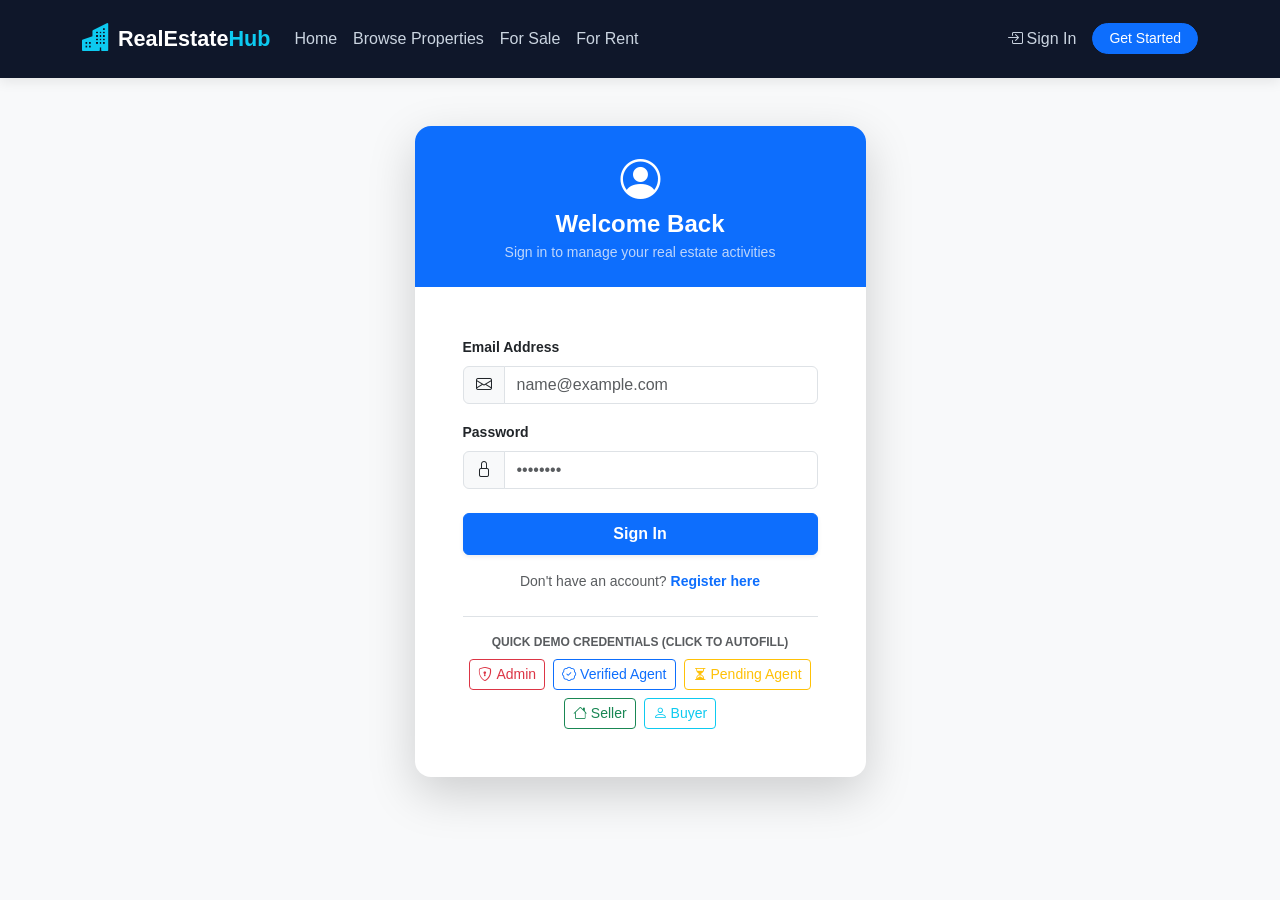
<file: frontend/dashboard-seller.html>
<!DOCTYPE html>
<html lang="en">
<head>
    <meta charset="UTF-8">
    <meta name="viewport" content="width=device-width, initial-scale=1.0">
    <title>Seller & Agent Portal - RealEstateHub</title>
    <!-- Bootstrap 5 CSS -->
    <link href="https://cdn.jsdelivr.net/npm/bootstrap@5.3.3/dist/css/bootstrap.min.css" rel="stylesheet">
    <!-- Bootstrap Icons -->
    <link href="https://cdn.jsdelivr.net/npm/bootstrap-icons@1.11.3/font/bootstrap-icons.min.css" rel="stylesheet">
    <!-- Custom CSS -->
    <link href="css/styles.css" rel="stylesheet">
</head>
<body class="bg-light">

    <!-- Dynamic Navbar -->
    <div id="navbarPlaceholder"></div>

    <!-- Header Banner -->
    <div class="bg-dark text-white py-4 mb-4">
        <div class="container">
            <div class="d-flex justify-content-between align-items-center flex-wrap gap-2">
                <div>
                    <h3 class="fw-bold mb-1">Seller & Agent Portal</h3>
                    <p class="text-light opacity-75 mb-0">List properties, manage buyer tour bookings, and respond to inquiries.</p>
                </div>
                <div class="d-flex gap-2">
                    <button class="btn btn-primary btn-sm" onclick="openAddPropertyTab()"><i class="bi bi-plus-lg me-1"></i>Add New Listing</button>
                </div>
            </div>
        </div>
    </div>

    <!-- Main Container -->
    <div class="container mb-5">
        <!-- Agent Verification Status Alert -->
        <div id="agentVerificationBanner" class="d-none mb-4"></div>

        <!-- Quick Stats Cards -->
        <div class="row g-3 mb-4">
            <div class="col-md-3 col-6">
                <div class="stat-card">
                    <div class="stat-icon bg-primary bg-opacity-10 text-primary">
                        <i class="bi bi-buildings-fill"></i>
                    </div>
                    <div>
                        <h4 class="fw-bold mb-0" id="sellerStatProperties">0</h4>
                        <div class="text-muted small">My Listings</div>
                    </div>
                </div>
            </div>
            <div class="col-md-3 col-6">
                <div class="stat-card">
                    <div class="stat-icon bg-success bg-opacity-10 text-success">
                        <i class="bi bi-check2-circle"></i>
                    </div>
                    <div>
                        <h4 class="fw-bold mb-0" id="sellerStatActive">0</h4>
                        <div class="text-muted small">Active Listings</div>
                    </div>
                </div>
            </div>
            <div class="col-md-3 col-6">
                <div class="stat-card">
                    <div class="stat-icon bg-warning bg-opacity-10 text-warning">
                        <i class="bi bi-calendar2-week-fill"></i>
                    </div>
                    <div>
                        <h4 class="fw-bold mb-0" id="sellerStatVisits">0</h4>
                        <div class="text-muted small">Tour Requests</div>
                    </div>
                </div>
            </div>
            <div class="col-md-3 col-6">
                <div class="stat-card">
                    <div class="stat-icon bg-info bg-opacity-10 text-info">
                        <i class="bi bi-chat-left-text-fill"></i>
                    </div>
                    <div>
                        <h4 class="fw-bold mb-0" id="sellerStatInquiries">0</h4>
                        <div class="text-muted small">Inquiries Received</div>
                    </div>
                </div>
            </div>
        </div>

        <!-- Navigation Tabs -->
        <ul class="nav nav-pills mb-4 bg-white p-2 rounded-3 border shadow-sm" id="sellerTabs" role="tablist">
            <li class="nav-item" role="presentation">
                <button class="nav-link active fw-semibold" id="tab-listings-btn" data-bs-toggle="pill" data-bs-target="#tabListings" type="button" role="tab">
                    <i class="bi bi-collection me-1"></i>My Properties
                </button>
            </li>
            <li class="nav-item" role="presentation">
                <button class="nav-link fw-semibold" id="tab-add-btn" data-bs-toggle="pill" data-bs-target="#tabAddProperty" type="button" role="tab">
                    <i class="bi bi-plus-circle me-1"></i>Add New Listing
                </button>
            </li>
            <li class="nav-item" role="presentation">
                <button class="nav-link fw-semibold" id="tab-visits-btn" data-bs-toggle="pill" data-bs-target="#tabHostVisits" type="button" role="tab">
                    <i class="bi bi-calendar-check me-1"></i>Visit Requests
                </button>
            </li>
            <li class="nav-item" role="presentation">
                <button class="nav-link fw-semibold" id="tab-inquiries-btn" data-bs-toggle="pill" data-bs-target="#tabHostInquiries" type="button" role="tab">
                    <i class="bi bi-envelope-open me-1"></i>Received Inquiries
                </button>
            </li>
        </ul>

        <!-- Tab Content -->
        <div class="tab-content" id="sellerTabContent">
            <!-- 1. My Listings Tab -->
            <div class="tab-pane fade show active" id="tabListings" role="tabpanel">
                <div class="card border shadow-sm">
                    <div class="card-header bg-white py-3 d-flex justify-content-between align-items-center">
                        <span class="fw-bold"><i class="bi bi-houses me-2 text-primary"></i>My Published Property Listings</span>
                        <button class="btn btn-primary btn-sm" onclick="openAddPropertyTab()"><i class="bi bi-plus me-1"></i>New Property</button>
                    </div>
                    <div class="table-responsive">
                        <table class="table table-hover align-middle mb-0">
                            <thead class="table-light small">
                                <tr>
                                    <th>Property</th>
                                    <th>Type</th>
                                    <th>Listing</th>
                                    <th>Price</th>
                                    <th>Status</th>
                                    <th>Actions</th>
                                </tr>
                            </thead>
                            <tbody id="sellerPropertiesTableBody">
                                <tr>
                                    <td colspan="6" class="text-center py-4 text-muted">Loading your properties...</td>
                                </tr>
                            </tbody>
                        </table>
                    </div>
                </div>
            </div>

            <!-- 2. Add New Property Tab -->
            <div class="tab-pane fade" id="tabAddProperty" role="tabpanel">
                <div class="card border shadow-sm">
                    <div class="card-header bg-white py-3 fw-bold">
                        <i class="bi bi-pencil-square me-2 text-primary"></i>Create / Publish New Property Listing
                    </div>
                    <div class="card-body p-4">
                        <form id="createPropertyForm">
                            <div class="row g-3">
                                <div class="col-md-8">
                                    <label class="form-label small fw-semibold">Property Title</label>
                                    <input type="text" class="form-control" id="newTitle" placeholder="e.g. Modern Sunset Blvd Villa with Pool" required>
                                </div>
                                <div class="col-md-4">
                                    <label class="form-label small fw-semibold">Price ($)</label>
                                    <input type="number" class="form-control" id="newPrice" placeholder="e.g. 750000" min="1" required>
                                </div>

                                <div class="col-md-4">
                                    <label class="form-label small fw-semibold">Listing Type</label>
                                    <select class="form-select" id="newListingType" required>
                                        <option value="SALE">For Sale</option>
                                        <option value="RENT">For Rent</option>
                                    </select>
                                </div>
                                <div class="col-md-4">
                                    <label class="form-label small fw-semibold">Property Type</label>
                                    <select class="form-select" id="newPropertyType" required>
                                        <option value="APARTMENT">Apartment</option>
                                        <option value="HOUSE" selected>House</option>
                                        <option value="VILLA">Luxury Villa</option>
                                        <option value="COMMERCIAL">Commercial Office</option>
                                        <option value="PLOT">Land / Plot</option>
                                    </select>
                                </div>
                                <div class="col-md-4">
                                    <label class="form-label small fw-semibold">Initial Status</label>
                                    <select class="form-select" id="newStatus">
                                        <option value="AVAILABLE" selected>Available</option>
                                        <option value="PENDING">Pending</option>
                                    </select>
                                </div>

                                <div class="col-md-4">
                                    <label class="form-label small fw-semibold">City</label>
                                    <input type="text" class="form-control" id="newCity" placeholder="e.g. Los Angeles" required>
                                </div>
                                <div class="col-md-4">
                                    <label class="form-label small fw-semibold">State / Region</label>
                                    <input type="text" class="form-control" id="newState" placeholder="e.g. California">
                                </div>
                                <div class="col-md-4">
                                    <label class="form-label small fw-semibold">Street Address</label>
                                    <input type="text" class="form-control" id="newAddress" placeholder="e.g. 1044 Wilshire Blvd">
                                </div>

                                <div class="col-md-4">
                                    <label class="form-label small fw-semibold">Bedrooms</label>
                                    <input type="number" class="form-control" id="newBeds" placeholder="e.g. 4" min="0">
                                </div>
                                <div class="col-md-4">
                                    <label class="form-label small fw-semibold">Bathrooms</label>
                                    <input type="number" class="form-control" id="newBaths" placeholder="e.g. 3" min="0">
                                </div>
                                <div class="col-md-4">
                                    <label class="form-label small fw-semibold">Area (Sq Ft)</label>
                                    <input type="number" class="form-control" id="newArea" placeholder="e.g. 2800" min="0">
                                </div>

                                <div class="col-12">
                                    <label class="form-label small fw-semibold">Main Image URL</label>
                                    <div class="input-group">
                                        <input type="url" class="form-control" id="newImageUrl" placeholder="https://images.unsplash.com/photo-..." required>
                                        <button type="button" class="btn btn-outline-secondary btn-sm" onclick="fillSampleImage()">Use Sample Photo</button>
                                    </div>
                                    <div class="form-text small text-muted">Provide a valid image URL (Unsplash, Imgur, or cloud-hosted).</div>
                                </div>

                                <div class="col-12">
                                    <label class="form-label small fw-semibold">Detailed Description</label>
                                    <textarea class="form-control" id="newDescription" rows="4" placeholder="Provide details regarding the architectural design, finishes, appliances, neighborhood perks, and parking..." required></textarea>
                                </div>
                            </div>

                            <div class="mt-4">
                                <button type="submit" class="btn btn-primary px-4 fw-semibold" id="submitPropertyBtn">
                                    <i class="bi bi-cloud-arrow-up me-1"></i>Publish Listing
                                </button>
                            </div>
                        </form>
                    </div>
                </div>
            </div>

            <!-- 3. Host Visits Tab -->
            <div class="tab-pane fade" id="tabHostVisits" role="tabpanel">
                <div class="card border shadow-sm">
                    <div class="card-header bg-white py-3 fw-bold">
                        <i class="bi bi-calendar-event me-2 text-primary"></i>Buyer Tour Bookings on Your Properties
                    </div>
                    <div class="table-responsive">
                        <table class="table table-hover align-middle mb-0">
                            <thead class="table-light small">
                                <tr>
                                    <th>Property</th>
                                    <th>Buyer Details</th>
                                    <th>Date & Time Slot</th>
                                    <th>Notes</th>
                                    <th>Status</th>
                                    <th>Action</th>
                                </tr>
                            </thead>
                            <tbody id="hostVisitsTableBody">
                                <tr>
                                    <td colspan="6" class="text-center py-4 text-muted">Loading tour requests...</td>
                                </tr>
                            </tbody>
                        </table>
                    </div>
                </div>
            </div>

            <!-- 4. Host Inquiries Tab -->
            <div class="tab-pane fade" id="tabHostInquiries" role="tabpanel">
                <div class="card border shadow-sm">
                    <div class="card-header bg-white py-3 fw-bold">
                        <i class="bi bi-chat-quote me-2 text-primary"></i>Inquiries Received From Interested Buyers
                    </div>
                    <div class="table-responsive">
                        <table class="table table-hover align-middle mb-0">
                            <thead class="table-light small">
                                <tr>
                                    <th>Property</th>
                                    <th>From Buyer</th>
                                    <th>Subject & Message</th>
                                    <th>Status</th>
                                    <th>Actions</th>
                                </tr>
                            </thead>
                            <tbody id="hostInquiriesTableBody">
                                <tr>
                                    <td colspan="5" class="text-center py-4 text-muted">Loading received inquiries...</td>
                                </tr>
                            </tbody>
                        </table>
                    </div>
                </div>
            </div>
        </div>
    </div>

    <!-- Footer -->
    <footer>
        <div class="container text-center small text-muted">
            &copy; 2026 RealEstateHub. All rights reserved.
        </div>
    </footer>

    <!-- Bootstrap 5 JS Bundle -->
    <script src="https://cdn.jsdelivr.net/npm/bootstrap@5.3.3/dist/js/bootstrap.bundle.min.js"></script>
    <!-- App Scripts -->
    <script src="js/api.js"></script>
    <script src="js/auth.js"></script>
    <script>
        let currentUser = requireAuth(['ROLE_SELLER', 'ROLE_AGENT', 'ROLE_ADMIN']);

        document.addEventListener('DOMContentLoaded', async () => {
            if (currentUser) {
                const refreshed = await refreshCurrentUser();
                if (refreshed) currentUser = refreshed;
                renderAgentVerificationBanner();
                loadMyProperties();
                loadHostVisits();
                loadHostInquiries();
                setupCreatePropertyForm();
            }
        });

        function renderAgentVerificationBanner() {
            const banner = document.getElementById('agentVerificationBanner');
            if (currentUser.role === 'ROLE_AGENT') {
                banner.classList.remove('d-none');
                if (currentUser.agentVerified) {
                    banner.innerHTML = `
                        <div class="alert alert-success d-flex align-items-center shadow-sm">
                            <i class="bi bi-patch-check-fill fs-3 me-3 text-success"></i>
                            <div>
                                <h6 class="fw-bold mb-0">Verified Broker License (${currentUser.licenseNumber || 'Verified'})</h6>
                                <div class="small">Your brokerage credentials are authenticated. You have full listing publication and tour hosting privileges.</div>
                            </div>
                        </div>
                    `;
                } else {
                    banner.innerHTML = `
                        <div class="alert alert-warning d-flex align-items-center shadow-sm">
                            <i class="bi bi-hourglass-split fs-3 me-3 text-warning"></i>
                            <div>
                                <h6 class="fw-bold mb-0">Agent License Pending Admin Verification</h6>
                                <div class="small">Your brokerage license (${currentUser.licenseNumber || 'Under Review'}) has been submitted to the platform administrator. You will be able to publish listings once approved.</div>
                            </div>
                        </div>
                    `;
                }
            }
        }

        function openAddPropertyTab() {
            const tabBtn = document.getElementById('tab-add-btn');
            const tab = new bootstrap.Tab(tabBtn);
            tab.show();
        }

        function fillSampleImage() {
            const samples = [
                'https://images.unsplash.com/photo-1600585154340-be6161a56a0c?auto=format&fit=crop&w=1200&q=80',
                'https://images.unsplash.com/photo-1613490493576-7fde63acd811?auto=format&fit=crop&w=1200&q=80',
                'https://images.unsplash.com/photo-1545324418-cc1a3fa10c00?auto=format&fit=crop&w=1200&q=80',
                'https://images.unsplash.com/photo-1512917774080-9991f1c4c750?auto=format&fit=crop&w=1200&q=80'
            ];
            const rand = samples[Math.floor(Math.random() * samples.length)];
            document.getElementById('newImageUrl').value = rand;
        }

        // 1. My Properties
        async function loadMyProperties() {
            const tbody = document.getElementById('sellerPropertiesTableBody');
            try {
                const properties = await apiFetch('/api/properties/my');
                document.getElementById('sellerStatProperties').textContent = properties.length;
                const activeCount = properties.filter(p => p.status === 'AVAILABLE').length;
                document.getElementById('sellerStatActive').textContent = activeCount;

                if (!properties || properties.length === 0) {
                    tbody.innerHTML = `<tr><td colspan="6" class="text-center py-4 text-muted">You haven't listed any properties yet. Click "Add New Listing" to create your first listing.</td></tr>`;
                    return;
                }

                tbody.innerHTML = properties.map(p => {
                    const statusClass = `badge-status-${p.status.toLowerCase()}`;
                    return `
                        <tr>
                            <td>
                                <div class="d-flex align-items-center gap-3">
                                    <img src="${p.imageUrl || 'https://images.unsplash.com/photo-1600585154340-be6161a56a0c?auto=format&fit=crop&w=200&q=80'}" style="width: 50px; height: 50px; object-fit: cover;" class="rounded" alt="Thumb">
                                    <div>
                                        <a href="property-details.html?id=${p.id}" class="fw-bold text-dark text-decoration-none">${p.title}</a>
                                        <div class="small text-muted"><i class="bi bi-geo-alt me-1"></i>${p.city}${p.state ? ', ' + p.state : ''}</div>
                                    </div>
                                </div>
                            </td>
                            <td><span class="badge bg-light text-dark border">${p.propertyType}</span></td>
                            <td><span class="badge ${p.listingType === 'SALE' ? 'bg-primary' : 'bg-success'}">${p.listingType}</span></td>
                            <td class="fw-bold">${formatCurrency(p.price, p.listingType)}</td>
                            <td>
                                <select class="form-select form-select-sm" style="width:120px;" onchange="updatePropertyStatus(${p.id}, this.value)">
                                    <option value="AVAILABLE" ${p.status === 'AVAILABLE' ? 'selected' : ''}>AVAILABLE</option>
                                    <option value="PENDING" ${p.status === 'PENDING' ? 'selected' : ''}>PENDING</option>
                                    <option value="SOLD" ${p.status === 'SOLD' ? 'selected' : ''}>SOLD</option>
                                    <option value="RENTED" ${p.status === 'RENTED' ? 'selected' : ''}>RENTED</option>
                                </select>
                            </td>
                            <td>
                                <div class="d-flex gap-2">
                                    <a href="property-details.html?id=${p.id}" class="btn btn-outline-primary btn-sm py-0" title="View"><i class="bi bi-eye"></i></a>
                                    <button class="btn btn-outline-danger btn-sm py-0" onclick="deleteProperty(${p.id})" title="Delete"><i class="bi bi-trash"></i></button>
                                </div>
                            </td>
                        </tr>
                    `;
                }).join('');
            } catch (err) {
                tbody.innerHTML = `<tr><td colspan="6" class="text-danger text-center">${err.message}</td></tr>`;
            }
        }

        async function updatePropertyStatus(id, newStatus) {
            try {
                // Fetch property and update status
                const prop = await apiFetch(`/api/properties/${id}`);
                await apiFetch(`/api/properties/${id}`, {
                    method: 'PUT',
                    body: JSON.stringify({
                        ...prop,
                        status: newStatus
                    })
                });
                showToast(`Property status updated to ${newStatus}`, 'success');
                loadMyProperties();
            } catch (err) {
                showToast(err.message, 'danger');
            }
        }

        async function deleteProperty(id) {
            if (!confirm('Are you sure you want to permanently delete this listing?')) return;
            try {
                await apiFetch(`/api/properties/${id}`, { method: 'DELETE' });
                showToast('Property deleted successfully', 'info');
                loadMyProperties();
            } catch (err) {
                showToast(err.message, 'danger');
            }
        }

        // 2. Add Property Form
        function setupCreatePropertyForm() {
            const form = document.getElementById('createPropertyForm');
            form.addEventListener('submit', async (e) => {
                e.preventDefault();

                if (currentUser.role === 'ROLE_AGENT' && !currentUser.agentVerified) {
                    showToast('Your agent account is pending verification by admin. You cannot publish properties yet.', 'warning');
                    return;
                }

                const payload = {
                    title: document.getElementById('newTitle').value.trim(),
                    price: parseFloat(document.getElementById('newPrice').value),
                    listingType: document.getElementById('newListingType').value,
                    propertyType: document.getElementById('newPropertyType').value,
                    status: document.getElementById('newStatus').value,
                    city: document.getElementById('newCity').value.trim(),
                    state: document.getElementById('newState').value.trim(),
                    address: document.getElementById('newAddress').value.trim(),
                    bedrooms: document.getElementById('newBeds').value ? parseInt(document.getElementById('newBeds').value) : null,
                    bathrooms: document.getElementById('newBaths').value ? parseInt(document.getElementById('newBaths').value) : null,
                    areaSqFt: document.getElementById('newArea').value ? parseFloat(document.getElementById('newArea').value) : null,
                    imageUrl: document.getElementById('newImageUrl').value.trim(),
                    description: document.getElementById('newDescription').value.trim()
                };

                const btn = document.getElementById('submitPropertyBtn');
                btn.disabled = true;
                btn.innerHTML = '<span class="spinner-border spinner-border-sm me-2"></span>Publishing...';

                try {
                    await apiFetch('/api/properties', {
                        method: 'POST',
                        body: JSON.stringify(payload)
                    });

                    showToast('Property listing published successfully!', 'success');
                    form.reset();

                    // Switch back to listings tab and reload
                    const tabBtn = document.getElementById('tab-listings-btn');
                    const tab = new bootstrap.Tab(tabBtn);
                    tab.show();
                    loadMyProperties();

                } catch (err) {
                    showToast(err.message || 'Failed to create property', 'danger');
                } finally {
                    btn.disabled = false;
                    btn.innerHTML = '<i class="bi bi-cloud-arrow-up me-1"></i>Publish Listing';
                }
            });
        }

        // 3. Host Visits
        async function loadHostVisits() {
            const tbody = document.getElementById('hostVisitsTableBody');
            try {
                const visits = await apiFetch('/api/visits/host');
                document.getElementById('sellerStatVisits').textContent = visits.length;

                if (!visits || visits.length === 0) {
                    tbody.innerHTML = `<tr><td colspan="6" class="text-center py-4 text-muted">No tour requests received yet.</td></tr>`;
                    return;
                }

                tbody.innerHTML = visits.map(v => {
                    const statusClass = `badge-status-${v.status.toLowerCase()}`;
                    const isPending = v.status === 'PENDING';

                    return `
                        <tr>
                            <td>
                                <a href="property-details.html?id=${v.propertyId}" class="fw-bold text-dark text-decoration-none">${v.propertyTitle || 'Property #' + v.propertyId}</a>
                                <div class="small text-muted">${v.propertyCity}</div>
                            </td>
                            <td>
                                <div class="fw-semibold">${v.buyer ? v.buyer.name : 'Buyer'}</div>
                                <div class="small text-muted">${v.buyer ? v.buyer.email : ''}</div>
                                ${v.buyer && v.buyer.phone ? `<div class="small text-muted"><i class="bi bi-telephone"></i> ${v.buyer.phone}</div>` : ''}
                            </td>
                            <td>
                                <div class="fw-semibold">${formatDate(v.visitDate)}</div>
                                <div class="small text-muted">${v.timeSlot}</div>
                            </td>
                            <td class="small text-muted" style="max-width:200px;">${v.notes || 'None'}</td>
                            <td><span class="badge ${statusClass}">${v.status}</span></td>
                            <td>
                                ${isPending ? `
                                    <div class="d-flex gap-1">
                                        <button class="btn btn-success btn-sm py-0" onclick="updateHostVisitStatus(${v.id}, 'APPROVED')">Approve</button>
                                        <button class="btn btn-outline-danger btn-sm py-0" onclick="updateHostVisitStatus(${v.id}, 'REJECTED')">Reject</button>
                                    </div>
                                ` : v.status === 'APPROVED' ? `
                                    <button class="btn btn-outline-primary btn-sm py-0" onclick="updateHostVisitStatus(${v.id}, 'COMPLETED')">Complete</button>
                                ` : `<span class="small text-muted">Closed</span>`}
                            </td>
                        </tr>
                    `;
                }).join('');
            } catch (err) {
                tbody.innerHTML = `<tr><td colspan="6" class="text-danger text-center">${err.message}</td></tr>`;
            }
        }

        async function updateHostVisitStatus(visitId, status) {
            try {
                await apiFetch(`/api/visits/${visitId}/status?status=${status}`, { method: 'PATCH' });
                showToast(`Visit has been marked ${status}`, 'success');
                loadHostVisits();
            } catch (err) {
                showToast(err.message, 'danger');
            }
        }

        // 4. Host Inquiries
        async function loadHostInquiries() {
            const tbody = document.getElementById('hostInquiriesTableBody');
            try {
                const inquiries = await apiFetch('/api/inquiries/received');
                document.getElementById('sellerStatInquiries').textContent = inquiries.length;

                if (!inquiries || inquiries.length === 0) {
                    tbody.innerHTML = `<tr><td colspan="5" class="text-center py-4 text-muted">No inquiries received yet.</td></tr>`;
                    return;
                }

                tbody.innerHTML = inquiries.map(inq => `
                    <tr>
                        <td>
                            <a href="property-details.html?id=${inq.propertyId}" class="fw-bold text-dark text-decoration-none">${inq.propertyTitle || 'Property #' + inq.propertyId}</a>
                            <div class="small text-muted">${inq.propertyCity}</div>
                        </td>
                        <td>
                            <div class="fw-semibold">${inq.sender ? inq.sender.name : 'Buyer'}</div>
                            <div class="small text-muted">${inq.sender ? inq.sender.email : ''}</div>
                            ${inq.phone ? `<div class="small text-muted"><i class="bi bi-telephone"></i> ${inq.phone}</div>` : ''}
                        </td>
                        <td>
                            <div class="fw-semibold">${inq.subject}</div>
                            <div class="text-muted small">${inq.message}</div>
                        </td>
                        <td>
                            <span class="badge ${inq.status === 'NEW' ? 'bg-danger' : inq.status === 'REPLIED' ? 'bg-success' : 'bg-secondary'}">${inq.status}</span>
                        </td>
                        <td>
                            ${inq.status !== 'REPLIED' ? `
                                <button class="btn btn-outline-success btn-sm py-0" onclick="markInquiryReplied(${inq.id})">Mark Replied</button>
                            ` : `<span class="small text-muted"><i class="bi bi-check2"></i> Replied</span>`}
                        </td>
                    </tr>
                `).join('');
            } catch (err) {
                tbody.innerHTML = `<tr><td colspan="5" class="text-danger text-center">${err.message}</td></tr>`;
            }
        }

        async function markInquiryReplied(id) {
            try {
                await apiFetch(`/api/inquiries/${id}/status?status=REPLIED`, { method: 'PATCH' });
                showToast('Inquiry marked as replied', 'success');
                loadHostInquiries();
            } catch (err) {
                showToast(err.message, 'danger');
            }
        }
    </script>
</body>
</html>
</file>
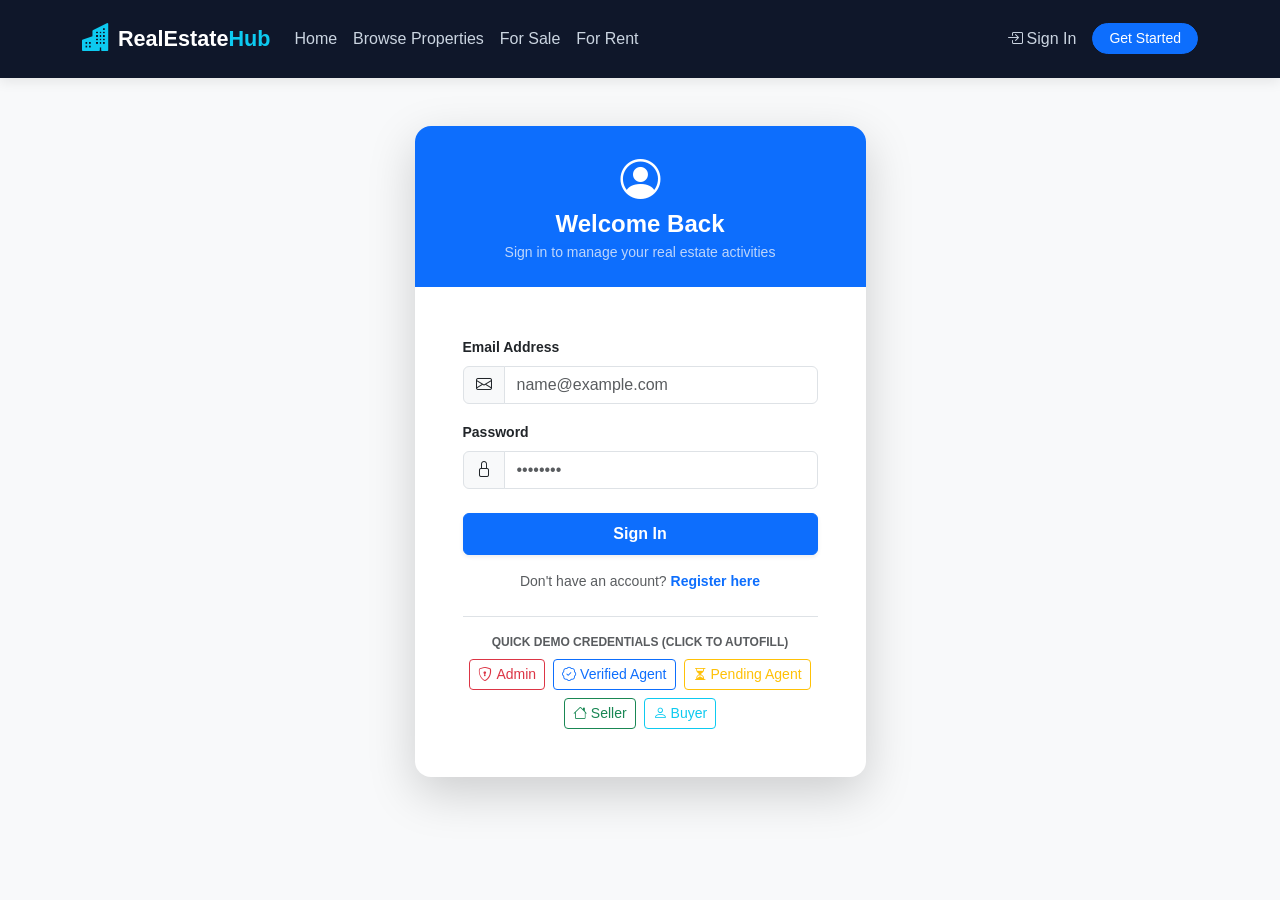
<file: frontend/login.html>
<!DOCTYPE html>
<html lang="en">
<head>
    <meta charset="UTF-8">
    <meta name="viewport" content="width=device-width, initial-scale=1.0">
    <title>Sign In - RealEstateHub</title>
    <!-- Bootstrap 5 CSS -->
    <link href="https://cdn.jsdelivr.net/npm/bootstrap@5.3.3/dist/css/bootstrap.min.css" rel="stylesheet">
    <!-- Bootstrap Icons -->
    <link href="https://cdn.jsdelivr.net/npm/bootstrap-icons@1.11.3/font/bootstrap-icons.min.css" rel="stylesheet">
    <!-- Custom CSS -->
    <link href="css/styles.css" rel="stylesheet">
</head>
<body class="bg-light">

    <!-- Dynamic Navbar -->
    <div id="navbarPlaceholder"></div>

    <div class="container my-5">
        <div class="row justify-content-center">
            <div class="col-lg-5 col-md-7">
                <div class="card border-0 shadow-lg rounded-4 overflow-hidden">
                    <div class="p-4 bg-primary text-white text-center">
                        <i class="bi bi-person-circle fs-1 mb-2"></i>
                        <h4 class="fw-bold mb-1">Welcome Back</h4>
                        <p class="small text-light opacity-75 mb-0">Sign in to manage your real estate activities</p>
                    </div>

                    <div class="card-body p-4 p-md-5">
                        <form id="loginForm">
                            <div class="mb-3">
                                <label class="form-label small fw-semibold">Email Address</label>
                                <div class="input-group">
                                    <span class="input-group-text bg-light"><i class="bi bi-envelope"></i></span>
                                    <input type="email" class="form-control" id="loginEmail" placeholder="name@example.com" required>
                                </div>
                            </div>
                            <div class="mb-4">
                                <label class="form-label small fw-semibold">Password</label>
                                <div class="input-group">
                                    <span class="input-group-text bg-light"><i class="bi bi-lock"></i></span>
                                    <input type="password" class="form-control" id="loginPassword" placeholder="••••••••" required>
                                </div>
                            </div>
                            <button type="submit" class="btn btn-primary w-100 py-2 fw-semibold mb-3 shadow-sm" id="loginSubmitBtn">
                                Sign In
                            </button>
                        </form>

                        <div class="text-center small text-muted mb-4">
                            Don't have an account? <a href="register.html" class="fw-semibold text-primary text-decoration-none">Register here</a>
                        </div>

                        <!-- Demo Quick Fill Buttons for Capstone Testing -->
                        <div class="border-top pt-3">
                            <div class="small fw-bold text-muted text-uppercase text-center mb-2" style="font-size:0.75rem;">
                                Quick Demo Credentials (Click to Autofill)
                            </div>
                            <div class="d-flex flex-wrap gap-2 justify-content-center">
                                <button type="button" class="btn btn-sm btn-outline-danger" onclick="fillDemo('admin@realestate.com', 'admin123')">
                                    <i class="bi bi-shield-lock me-1"></i>Admin
                                </button>
                                <button type="button" class="btn btn-sm btn-outline-primary" onclick="fillDemo('agent@realestate.com', 'agent123')">
                                    <i class="bi bi-patch-check me-1"></i>Verified Agent
                                </button>
                                <button type="button" class="btn btn-sm btn-outline-warning" onclick="fillDemo('sarah.agent@realestate.com', 'agent123')">
                                    <i class="bi bi-hourglass-split me-1"></i>Pending Agent
                                </button>
                                <button type="button" class="btn btn-sm btn-outline-success" onclick="fillDemo('seller@realestate.com', 'seller123')">
                                    <i class="bi bi-house me-1"></i>Seller
                                </button>
                                <button type="button" class="btn btn-sm btn-outline-info" onclick="fillDemo('buyer@realestate.com', 'buyer123')">
                                    <i class="bi bi-person me-1"></i>Buyer
                                </button>
                            </div>
                        </div>

                    </div>
                </div>
            </div>
        </div>
    </div>

    <!-- Bootstrap 5 JS Bundle -->
    <script src="https://cdn.jsdelivr.net/npm/bootstrap@5.3.3/dist/js/bootstrap.bundle.min.js"></script>
    <!-- App Scripts -->
    <script src="js/api.js"></script>
    <script src="js/auth.js"></script>
    <script>
        function fillDemo(email, password) {
            document.getElementById('loginEmail').value = email;
            document.getElementById('loginPassword').value = password;
        }

        document.getElementById('loginForm').addEventListener('submit', async (e) => {
            e.preventDefault();
            const email = document.getElementById('loginEmail').value.trim();
            const password = document.getElementById('loginPassword').value;
            const btn = document.getElementById('loginSubmitBtn');

            btn.disabled = true;
            btn.innerHTML = '<span class="spinner-border spinner-border-sm me-2"></span>Signing in...';

            try {
                const response = await apiFetch('/api/auth/login', {
                    method: 'POST',
                    body: JSON.stringify({ email, password })
                });

                setToken(response.token);
                setCurrentUser(response);
                showToast(`Welcome back, ${response.name}!`, 'success');

                setTimeout(() => {
                    if (response.role === 'ROLE_ADMIN') {
                        window.location.href = 'dashboard-admin.html';
                    } else if (response.role === 'ROLE_SELLER' || response.role === 'ROLE_AGENT') {
                        window.location.href = 'dashboard-seller.html';
                    } else {
                        window.location.href = 'dashboard-buyer.html';
                    }
                }, 800);

            } catch (err) {
                showToast(err.message || 'Login failed. Please check your credentials.', 'danger');
                btn.disabled = false;
                btn.innerHTML = 'Sign In';
            }
        });
    </script>
</body>
</html>
</file>
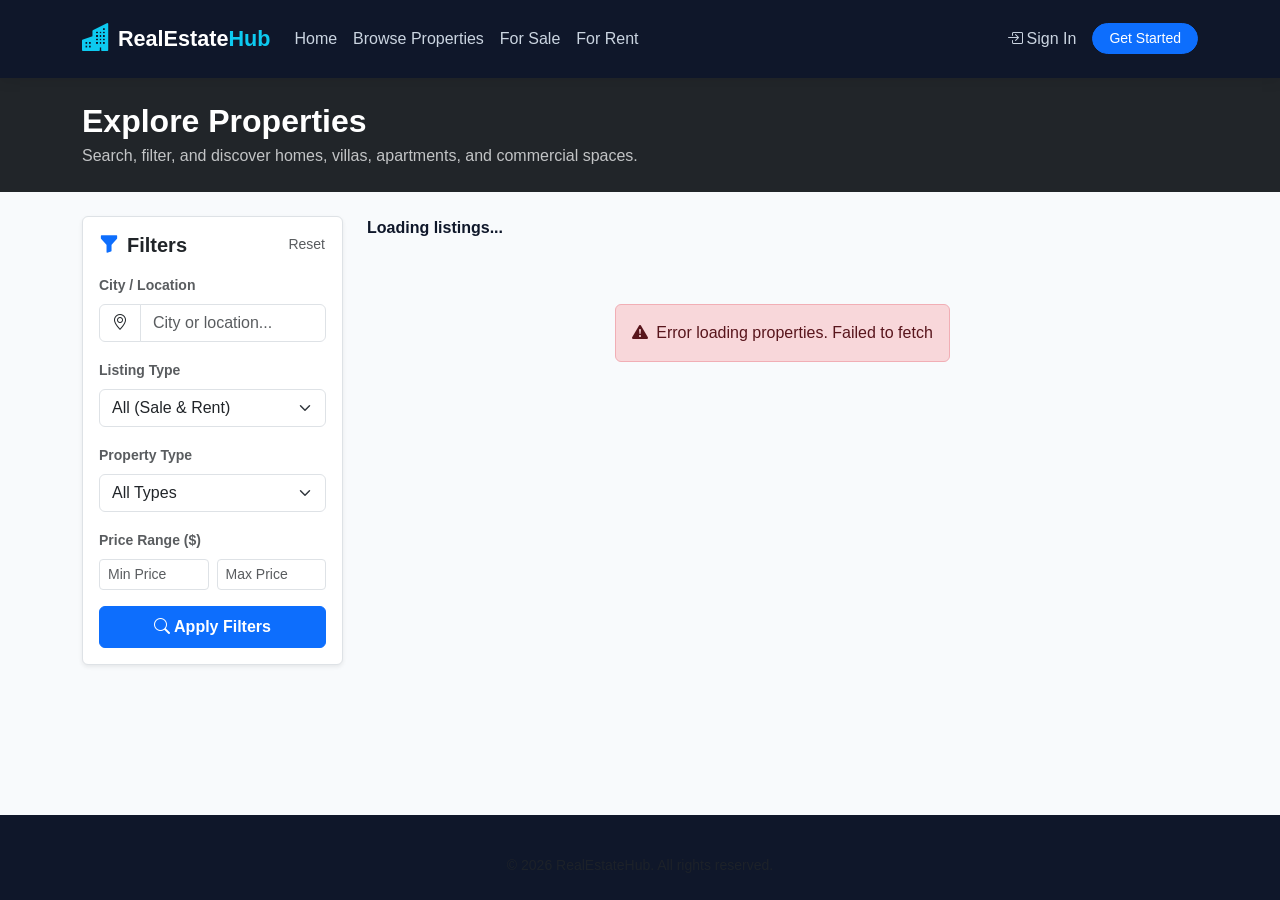
<file: frontend/properties.html>
<!DOCTYPE html>
<html lang="en">
<head>
    <meta charset="UTF-8">
    <meta name="viewport" content="width=device-width, initial-scale=1.0">
    <title>Browse Properties - RealEstateHub</title>
    <!-- Bootstrap 5 CSS -->
    <link href="https://cdn.jsdelivr.net/npm/bootstrap@5.3.3/dist/css/bootstrap.min.css" rel="stylesheet">
    <!-- Bootstrap Icons -->
    <link href="https://cdn.jsdelivr.net/npm/bootstrap-icons@1.11.3/font/bootstrap-icons.min.css" rel="stylesheet">
    <!-- Custom CSS -->
    <link href="css/styles.css" rel="stylesheet">
</head>
<body>

    <!-- Dynamic Navbar -->
    <div id="navbarPlaceholder"></div>

    <!-- Header Banner -->
    <div class="bg-dark text-white py-4 mb-4">
        <div class="container">
            <h2 class="fw-bold mb-1">Explore Properties</h2>
            <p class="text-light opacity-75 mb-0">Search, filter, and discover homes, villas, apartments, and commercial spaces.</p>
        </div>
    </div>

    <!-- Main Content -->
    <div class="container mb-5">
        <div class="row g-4">
            <!-- Filter Sidebar -->
            <div class="col-lg-3">
                <div class="card border shadow-sm p-3 sticky-top" style="top: 20px; z-index: 10;">
                    <div class="d-flex justify-content-between align-items-center mb-3">
                        <h5 class="fw-bold mb-0"><i class="bi bi-funnel-fill text-primary me-2"></i>Filters</h5>
                        <button class="btn btn-link btn-sm text-decoration-none text-muted p-0" id="resetFiltersBtn">Reset</button>
                    </div>

                    <form id="filterForm">
                        <!-- City / Keyword Search -->
                        <div class="mb-3">
                            <label class="form-label small fw-semibold text-muted">City / Location</label>
                            <div class="input-group">
                                <span class="input-group-text bg-white"><i class="bi bi-geo-alt"></i></span>
                                <input type="text" class="form-control" id="filterCity" placeholder="City or location...">
                            </div>
                        </div>

                        <!-- Listing Type (Sale vs Rent) -->
                        <div class="mb-3">
                            <label class="form-label small fw-semibold text-muted">Listing Type</label>
                            <select class="form-select" id="filterListingType">
                                <option value="">All (Sale & Rent)</option>
                                <option value="SALE">For Sale</option>
                                <option value="RENT">For Rent</option>
                            </select>
                        </div>

                        <!-- Property Type -->
                        <div class="mb-3">
                            <label class="form-label small fw-semibold text-muted">Property Type</label>
                            <select class="form-select" id="filterPropertyType">
                                <option value="">All Types</option>
                                <option value="APARTMENT">Apartment</option>
                                <option value="HOUSE">House</option>
                                <option value="VILLA">Villa</option>
                                <option value="COMMERCIAL">Commercial</option>
                                <option value="PLOT">Plot / Land</option>
                            </select>
                        </div>

                        <!-- Price Range -->
                        <div class="mb-3">
                            <label class="form-label small fw-semibold text-muted">Price Range ($)</label>
                            <div class="row g-2">
                                <div class="col-6">
                                    <input type="number" class="form-control form-control-sm" id="filterMinPrice" placeholder="Min Price" min="0">
                                </div>
                                <div class="col-6">
                                    <input type="number" class="form-control form-control-sm" id="filterMaxPrice" placeholder="Max Price" min="0">
                                </div>
                            </div>
                        </div>

                        <button type="submit" class="btn btn-primary w-100 py-2 fw-semibold">
                            <i class="bi bi-search me-1"></i>Apply Filters
                        </button>
                    </form>
                </div>
            </div>

            <!-- Properties Grid -->
            <div class="col-lg-9">
                <div class="d-flex justify-content-between align-items-center mb-3">
                    <div>
                        <span class="fw-bold" id="resultsCount">Loading listings...</span>
                    </div>
                </div>

                <div class="row g-4" id="propertiesGrid">
                    <!-- Dynamic cards inserted here -->
                </div>
            </div>
        </div>
    </div>

    <!-- Footer -->
    <footer>
        <div class="container text-center small text-muted">
            &copy; 2026 RealEstateHub. All rights reserved.
        </div>
    </footer>

    <!-- Bootstrap 5 JS Bundle -->
    <script src="https://cdn.jsdelivr.net/npm/bootstrap@5.3.3/dist/js/bootstrap.bundle.min.js"></script>
    <!-- App Scripts -->
    <script src="js/api.js"></script>
    <script src="js/auth.js"></script>
    <script src="js/properties.js"></script>
</body>
</html>
</file>
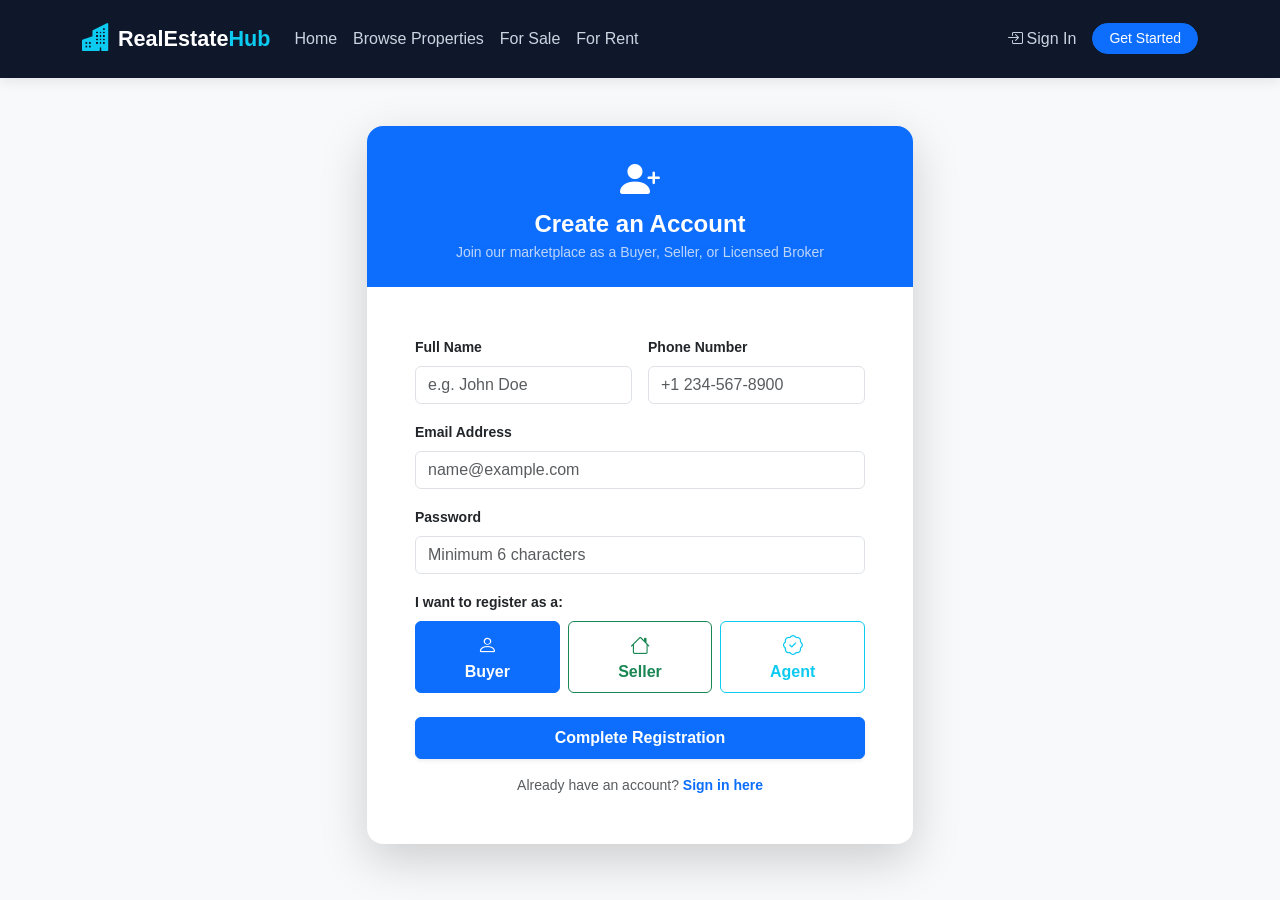
<file: frontend/register.html>
<!DOCTYPE html>
<html lang="en">
<head>
    <meta charset="UTF-8">
    <meta name="viewport" content="width=device-width, initial-scale=1.0">
    <title>Create Account - RealEstateHub</title>
    <!-- Bootstrap 5 CSS -->
    <link href="https://cdn.jsdelivr.net/npm/bootstrap@5.3.3/dist/css/bootstrap.min.css" rel="stylesheet">
    <!-- Bootstrap Icons -->
    <link href="https://cdn.jsdelivr.net/npm/bootstrap-icons@1.11.3/font/bootstrap-icons.min.css" rel="stylesheet">
    <!-- Custom CSS -->
    <link href="css/styles.css" rel="stylesheet">
</head>
<body class="bg-light">

    <!-- Dynamic Navbar -->
    <div id="navbarPlaceholder"></div>

    <div class="container my-5">
        <div class="row justify-content-center">
            <div class="col-lg-6 col-md-8">
                <div class="card border-0 shadow-lg rounded-4 overflow-hidden">
                    <div class="p-4 bg-primary text-white text-center">
                        <i class="bi bi-person-plus-fill fs-1 mb-2"></i>
                        <h4 class="fw-bold mb-1">Create an Account</h4>
                        <p class="small text-light opacity-75 mb-0">Join our marketplace as a Buyer, Seller, or Licensed Broker</p>
                    </div>

                    <div class="card-body p-4 p-md-5">
                        <form id="registerForm">
                            <div class="row g-3">
                                <div class="col-md-6">
                                    <label class="form-label small fw-semibold">Full Name</label>
                                    <input type="text" class="form-control" id="regName" placeholder="e.g. John Doe" required>
                                </div>
                                <div class="col-md-6">
                                    <label class="form-label small fw-semibold">Phone Number</label>
                                    <input type="tel" class="form-control" id="regPhone" placeholder="+1 234-567-8900">
                                </div>

                                <div class="col-12">
                                    <label class="form-label small fw-semibold">Email Address</label>
                                    <input type="email" class="form-control" id="regEmail" placeholder="name@example.com" required>
                                </div>

                                <div class="col-12">
                                    <label class="form-label small fw-semibold">Password</label>
                                    <input type="password" class="form-control" id="regPassword" placeholder="Minimum 6 characters" minlength="6" required>
                                </div>

                                <div class="col-12">
                                    <label class="form-label small fw-semibold">I want to register as a:</label>
                                    <div class="row g-2">
                                        <div class="col-4">
                                            <input type="radio" class="btn-check" name="role" id="roleBuyer" value="ROLE_BUYER" checked onchange="toggleAgentFields()">
                                            <label class="btn btn-outline-primary w-100 py-2 small fw-semibold" for="roleBuyer">
                                                <i class="bi bi-person d-block fs-5"></i>Buyer
                                            </label>
                                        </div>
                                        <div class="col-4">
                                            <input type="radio" class="btn-check" name="role" id="roleSeller" value="ROLE_SELLER" onchange="toggleAgentFields()">
                                            <label class="btn btn-outline-success w-100 py-2 small fw-semibold" for="roleSeller">
                                                <i class="bi bi-house d-block fs-5"></i>Seller
                                            </label>
                                        </div>
                                        <div class="col-4">
                                            <input type="radio" class="btn-check" name="role" id="roleAgent" value="ROLE_AGENT" onchange="toggleAgentFields()">
                                            <label class="btn btn-outline-info w-100 py-2 small fw-semibold" for="roleAgent">
                                                <i class="bi bi-patch-check d-block fs-5"></i>Agent
                                            </label>
                                        </div>
                                    </div>
                                </div>

                                <!-- Agent Specific Fields -->
                                <div class="col-12 d-none" id="agentFields">
                                    <div class="p-3 bg-light border rounded-3">
                                        <h6 class="fw-bold small text-primary mb-2"><i class="bi bi-shield-check me-1"></i>Brokerage Details (Admin Verification Required)</h6>
                                        <div class="row g-2">
                                            <div class="col-md-6">
                                                <label class="form-label small fw-semibold">Agency / Brokerage Name</label>
                                                <input type="text" class="form-control form-control-sm" id="regAgency" placeholder="e.g. Century 21, RE/MAX">
                                            </div>
                                            <div class="col-md-6">
                                                <label class="form-label small fw-semibold">Broker License Number</label>
                                                <input type="text" class="form-control form-control-sm" id="regLicense" placeholder="e.g. NY-LIC-98214">
                                            </div>
                                        </div>
                                        <div class="text-muted small mt-2" style="font-size:0.75rem;">
                                            * Note: Registered agents can log in immediately; listing creation permissions are granted once the administrator verifies your license.
                                        </div>
                                    </div>
                                </div>
                            </div>

                            <button type="submit" class="btn btn-primary w-100 py-2 fw-semibold mt-4 shadow-sm" id="regSubmitBtn">
                                Complete Registration
                            </button>
                        </form>

                        <div class="text-center small text-muted mt-3">
                            Already have an account? <a href="login.html" class="fw-semibold text-primary text-decoration-none">Sign in here</a>
                        </div>
                    </div>
                </div>
            </div>
        </div>
    </div>

    <!-- Bootstrap 5 JS Bundle -->
    <script src="https://cdn.jsdelivr.net/npm/bootstrap@5.3.3/dist/js/bootstrap.bundle.min.js"></script>
    <!-- App Scripts -->
    <script src="js/api.js"></script>
    <script src="js/auth.js"></script>
    <script>
        function toggleAgentFields() {
            const isAgent = document.getElementById('roleAgent').checked;
            const fields = document.getElementById('agentFields');
            if (isAgent) {
                fields.classList.remove('d-none');
            } else {
                fields.classList.add('d-none');
            }
        }

        document.getElementById('registerForm').addEventListener('submit', async (e) => {
            e.preventDefault();

            const name = document.getElementById('regName').value.trim();
            const email = document.getElementById('regEmail').value.trim();
            const password = document.getElementById('regPassword').value;
            const phone = document.getElementById('regPhone').value.trim();
            const role = document.querySelector('input[name="role"]:checked').value;
            const agencyName = document.getElementById('regAgency').value.trim();
            const licenseNumber = document.getElementById('regLicense').value.trim();

            const btn = document.getElementById('regSubmitBtn');
            btn.disabled = true;
            btn.innerHTML = '<span class="spinner-border spinner-border-sm me-2"></span>Creating account...';

            try {
                const payload = {
                    name,
                    email,
                    password,
                    phone,
                    role,
                    agencyName: role === 'ROLE_AGENT' ? agencyName : null,
                    licenseNumber: role === 'ROLE_AGENT' ? licenseNumber : null
                };

                const response = await apiFetch('/api/auth/register', {
                    method: 'POST',
                    body: JSON.stringify(payload)
                });

                setToken(response.token);
                setCurrentUser(response);
                showToast(`Account created! Welcome, ${response.name}.`, 'success');

                setTimeout(() => {
                    if (response.role === 'ROLE_SELLER' || response.role === 'ROLE_AGENT') {
                        window.location.href = 'dashboard-seller.html';
                    } else {
                        window.location.href = 'dashboard-buyer.html';
                    }
                }, 800);

            } catch (err) {
                showToast(err.message || 'Registration failed. Please check form details.', 'danger');
                btn.disabled = false;
                btn.innerHTML = 'Complete Registration';
            }
        });
    </script>
</body>
</html>
</file>
<file: frontend/css/styles.css>
/* Real Estate Listing and Brokerage Platform - Stylesheet */

:root {
    --primary-color: #0f172a;
    --primary-light: #1e293b;
    --accent-color: #2563eb;
    --accent-hover: #1d4ed8;
    --success-color: #10b981;
    --warning-color: #f59e0b;
    --danger-color: #ef4444;
    --bg-light: #f8fafc;
    --card-bg: #ffffff;
    --text-main: #0f172a;
    --text-muted: #64748b;
    --border-color: #e2e8f0;
    --gold: #d97706;
}

body {
    font-family: 'Inter', -apple-system, BlinkMacSystemFont, 'Segoe UI', Roboto, sans-serif;
    background-color: var(--bg-light);
    color: var(--text-main);
    min-height: 100vh;
    display: flex;
    flex-direction: column;
}

main {
    flex: 1;
}

/* Navbar */
.navbar-custom {
    background-color: #0f172a;
    box-shadow: 0 4px 12px rgba(0, 0, 0, 0.08);
    padding: 0.8rem 1rem;
}

.navbar-brand {
    font-weight: 700;
    font-size: 1.35rem;
    color: #ffffff !important;
    display: flex;
    align-items: center;
    gap: 0.5rem;
}

.navbar-brand i {
    color: #38bdf8;
}

.nav-link {
    color: #cbd5e1 !important;
    font-weight: 500;
    transition: color 0.2s ease;
}

.nav-link:hover, .nav-link.active {
    color: #ffffff !important;
}

/* Hero Section */
.hero-section {
    background: linear-gradient(135deg, rgba(15, 23, 42, 0.85) 0%, rgba(30, 41, 59, 0.85) 100%),
                url('https://images.unsplash.com/photo-1600585154340-be6161a56a0c?auto=format&fit=crop&w=1600&q=80') center/cover no-repeat;
    color: white;
    padding: 5rem 1rem;
    border-radius: 0 0 1.5rem 1.5rem;
    box-shadow: 0 10px 25px -5px rgba(15, 23, 42, 0.3);
}

.hero-search-box {
    background: white;
    padding: 1.5rem;
    border-radius: 1rem;
    box-shadow: 0 20px 25px -5px rgba(0, 0, 0, 0.15);
    margin-top: 2rem;
    color: var(--text-main);
}

/* Property Cards */
.property-card {
    background: var(--card-bg);
    border: 1px solid var(--border-color);
    border-radius: 0.75rem;
    overflow: hidden;
    transition: transform 0.25s ease, box-shadow 0.25s ease;
    display: flex;
    flex-direction: column;
    height: 100%;
}

.property-card:hover {
    transform: translateY(-5px);
    box-shadow: 0 15px 30px -5px rgba(0, 0, 0, 0.1);
}

.property-image-container {
    position: relative;
    height: 220px;
    background-color: #e2e8f0;
    overflow: hidden;
}

.property-image-container img {
    width: 100%;
    height: 100%;
    object-fit: cover;
    transition: transform 0.4s ease;
}

.property-card:hover .property-image-container img {
    transform: scale(1.05);
}

.property-badge-type {
    position: absolute;
    top: 12px;
    left: 12px;
    font-size: 0.75rem;
    font-weight: 600;
    padding: 0.35rem 0.65rem;
    border-radius: 2rem;
    text-transform: uppercase;
}

.property-badge-rent {
    background: rgba(16, 185, 129, 0.9);
    color: white;
}

.property-badge-sale {
    background: rgba(37, 99, 235, 0.9);
    color: white;
}

.property-fav-btn {
    position: absolute;
    top: 12px;
    right: 12px;
    width: 36px;
    height: 36px;
    border-radius: 50%;
    background: rgba(255, 255, 255, 0.9);
    border: none;
    display: flex;
    align-items: center;
    justify-content: center;
    cursor: pointer;
    transition: all 0.2s ease;
    box-shadow: 0 2px 6px rgba(0,0,0,0.15);
}

.property-fav-btn:hover {
    transform: scale(1.15);
    background: white;
}

.property-fav-btn.active i {
    color: #ef4444;
}

.property-card-body {
    padding: 1.25rem;
    display: flex;
    flex-direction: column;
    flex: 1;
}

.property-price {
    font-size: 1.4rem;
    font-weight: 700;
    color: var(--accent-color);
}

.property-specs {
    display: flex;
    align-items: center;
    gap: 1rem;
    font-size: 0.875rem;
    color: var(--text-muted);
    border-top: 1px solid var(--border-color);
    padding-top: 0.75rem;
    margin-top: auto;
}

.spec-item {
    display: flex;
    align-items: center;
    gap: 0.35rem;
}

/* Agent verification badge */
.badge-verified {
    background-color: #e0f2fe;
    color: #0369a1;
    font-weight: 600;
    padding: 0.25rem 0.6rem;
    border-radius: 1rem;
    display: inline-flex;
    align-items: center;
    gap: 0.25rem;
    font-size: 0.75rem;
}

.badge-pending {
    background-color: #fef3c7;
    color: #92400e;
    font-weight: 600;
    padding: 0.25rem 0.6rem;
    border-radius: 1rem;
    display: inline-flex;
    align-items: center;
    gap: 0.25rem;
    font-size: 0.75rem;
}

/* Dashboard Cards */
.stat-card {
    background: white;
    border: 1px solid var(--border-color);
    border-radius: 0.75rem;
    padding: 1.5rem;
    box-shadow: 0 4px 6px -1px rgba(0, 0, 0, 0.05);
    display: flex;
    align-items: center;
    gap: 1.25rem;
}

.stat-icon {
    width: 54px;
    height: 54px;
    border-radius: 0.75rem;
    display: flex;
    align-items: center;
    justify-content: center;
    font-size: 1.6rem;
}

/* Badges for status */
.badge-status-available { background-color: #d1fae5; color: #065f46; }
.badge-status-pending { background-color: #fef3c7; color: #92400e; }
.badge-status-approved { background-color: #d1fae5; color: #065f46; }
.badge-status-rejected { background-color: #fee2e2; color: #991b1b; }
.badge-status-sold { background-color: #f1f5f9; color: #475569; }
.badge-status-rented { background-color: #ede9fe; color: #5b21b6; }
.badge-status-cancelled { background-color: #f3f4f6; color: #374151; }

/* Notification Dropdown */
.notification-bell {
    position: relative;
    cursor: pointer;
}

.notification-count {
    position: absolute;
    top: -5px;
    right: -8px;
    background-color: #ef4444;
    color: white;
    font-size: 0.65rem;
    font-weight: bold;
    padding: 0.15rem 0.35rem;
    border-radius: 1rem;
}

.dropdown-notifications {
    width: 340px;
    max-height: 400px;
    overflow-y: auto;
}

.notification-item {
    padding: 0.75rem 1rem;
    border-bottom: 1px solid var(--border-color);
    font-size: 0.85rem;
    transition: background 0.15s ease;
}

.notification-item.unread {
    background-color: #f0fdf4;
    font-weight: 500;
}

.notification-item:hover {
    background-color: #f8fafc;
}

/* Toast Container */
#toastContainer {
    position: fixed;
    bottom: 1.5rem;
    right: 1.5rem;
    z-index: 9999;
}

/* Footer */
footer {
    background-color: #0f172a;
    color: #94a3b8;
    padding: 2.5rem 0 1.5rem 0;
    margin-top: auto;
}

footer a {
    color: #cbd5e1;
    text-decoration: none;
    transition: color 0.2s;
}

footer a:hover {
    color: #ffffff;
}
</file>
